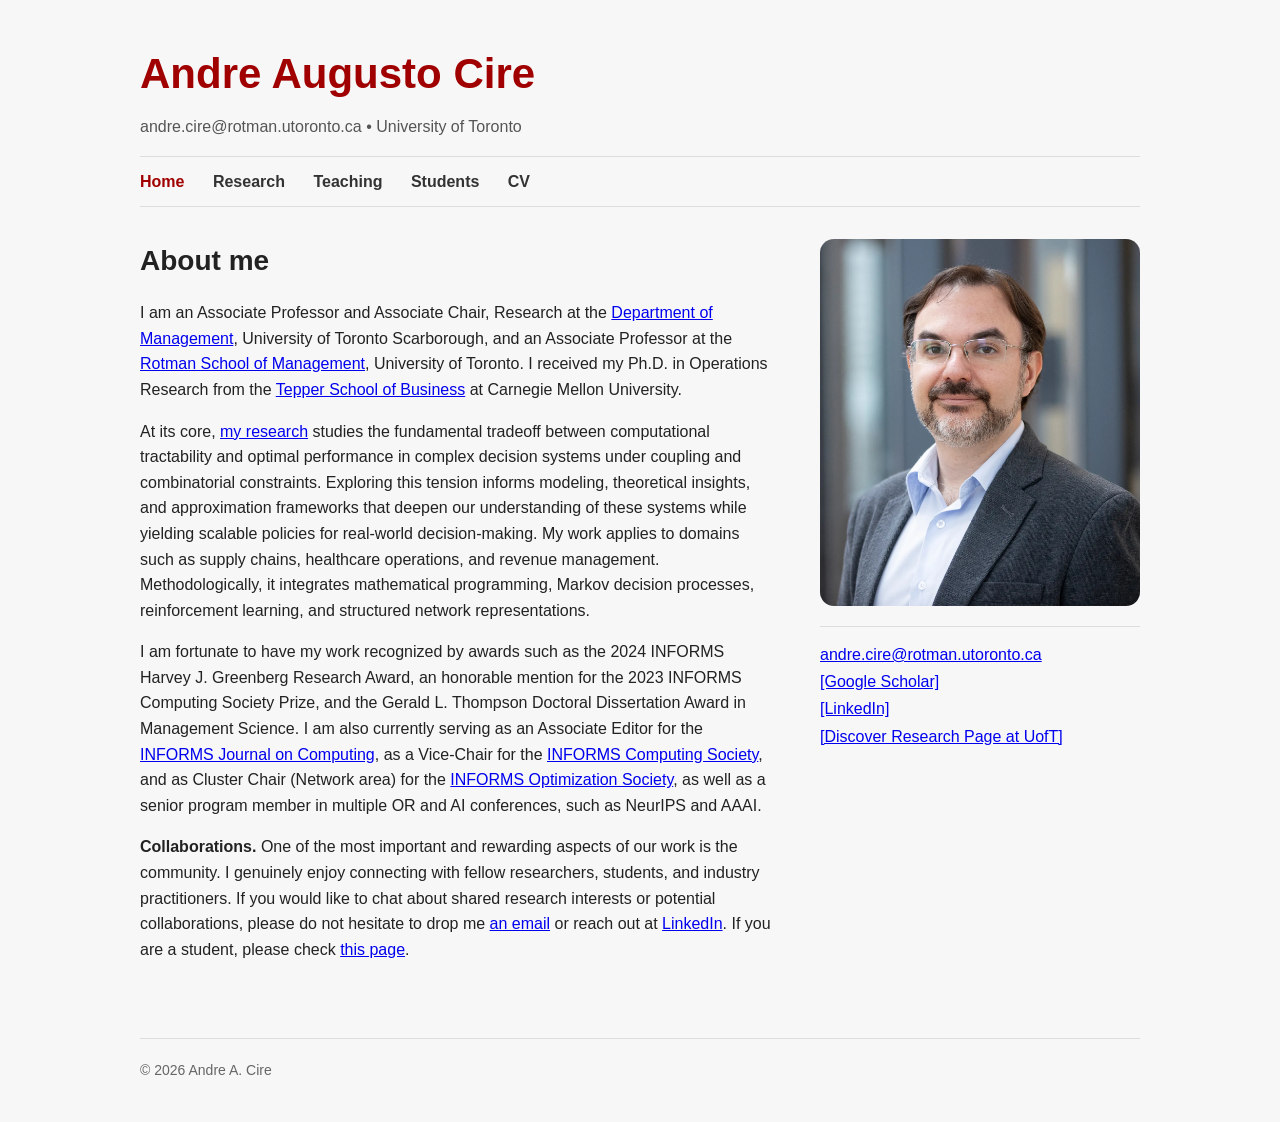
<file: index.html>
<!doctype html>
<html lang="en">
<head>
  <meta charset="utf-8" />
  <meta name="viewport" content="width=device-width, initial-scale=1" />
  <title>Andre A. Cire</title>
  <link rel="stylesheet" href="assets/style.css" />
</head>

<body>

  <div class="container">

    <header class="header">
      <h1 class="site-title">Andre Augusto Cire</h1>
      <p style="font-size: 16px; color: #555; margin-top: -5px;">
        andre.cire@rotman.utoronto.ca • University of Toronto
      </p>
    </header>

    <nav class="nav">
      <a class="active" href="index.html">Home</a>
      <a href="research.html">Research</a>
      <a href="teaching.html">Teaching</a>
      <a href="students.html">Students</a>
      <a href="CV_CireAndre.pdf" target="_blank" rel="noopener noreferrer">CV</a>
    </nav>

    <div class="layout">

      <main class="content">

        <h2>About me</h2>
        <p>
        I am an Associate Professor and Associate Chair, Research at the <a href=https://www.utsc.utoronto.ca/mgmt/>Department of Management</a>, University of Toronto Scarborough, and an Associate Professor at the <a href="https://www.rotman.utoronto.ca/">Rotman School of Management</a>, University of Toronto. I received my Ph.D. in Operations Research from the <a href="https://www.cmu.edu/tepper">Tepper School of Business</a> at Carnegie Mellon University.
        </p>

        <p>
        At its core, <a href="research.html">my research</a> studies the fundamental tradeoff between computational tractability and optimal performance in complex decision systems under coupling and combinatorial constraints. Exploring this tension informs modeling, theoretical insights, and approximation frameworks that deepen our understanding of these systems while yielding scalable policies for real-world decision-making. My work applies to domains such as supply chains, healthcare operations, and revenue management. Methodologically, it integrates mathematical programming, Markov decision processes, reinforcement learning, and structured network representations.
        </p>

        <p>
        I am fortunate to have my work recognized by awards such as the 2024 INFORMS Harvey J. Greenberg Research Award, an honorable mention for the 2023 INFORMS Computing Society Prize, and the Gerald L. Thompson Doctoral Dissertation Award in Management Science. I am also currently serving as an Associate Editor for the <a href="https://pubsonline.informs.org/journal/IJOC">INFORMS Journal on Computing</a>, as a Vice-Chair for the <a href="https://connect.informs.org/computing/home">INFORMS Computing Society</a>, and as Cluster Chair (Network area) for the <a href="https://connect.informs.org/optimizationsociety/home">INFORMS Optimization Society</a>, as well as a senior program member in multiple OR and AI conferences, such as NeurIPS and AAAI.
        </p>


        <p><b>Collaborations.</b> One of the most important and rewarding aspects of our work is the community. I genuinely enjoy connecting with fellow researchers, students, and industry practitioners. If you would like to chat about shared research interests or potential collaborations, please do not hesitate to drop me 
          <a href="mailto:andre.cire@rotman.utoronto.ca">an email</a> or reach out at <a href="https://www.linkedin.com/in/andre-augusto-cire-b32510226/" target="_blank" rel="noopener noreferrer">LinkedIn</a>. If you are a student, please check  <a href="students.html">this page</a>.</p>

      </main>

      <aside class="sidebar">
        <img src="assets/profile.jpg" alt="Profile Photo" class="profile" />

        <div class="contact">
          <div><a href="mailto:andre.cire@rotman.utoronto.ca">andre.cire@rotman.utoronto.ca</a></div>
          <div><a href="https://scholar.google.com/citations?user=q85mN-MAAAAJ&hl=en" target="_blank" rel="noopener noreferrer">[Google Scholar]</a></div>
          <div><a href="https://www.linkedin.com/in/andre-augusto-cire-b32510226/" target="_blank" rel="noopener noreferrer">[LinkedIn]</a></div>
          <div><a href="https://discover.research.utoronto.ca/16076-andre-augusto-cire" target="_blank" rel="noopener noreferrer">[Discover Research Page at UofT]</a></div>
        </div>
      </aside>

    </div>

    <footer class="footer">
      © <span id="year"></span> Andre A. Cire
    </footer>

  </div>

  <script>
    document.getElementById("year").textContent = new Date().getFullYear();
  </script>

</body>
</html>
</file>
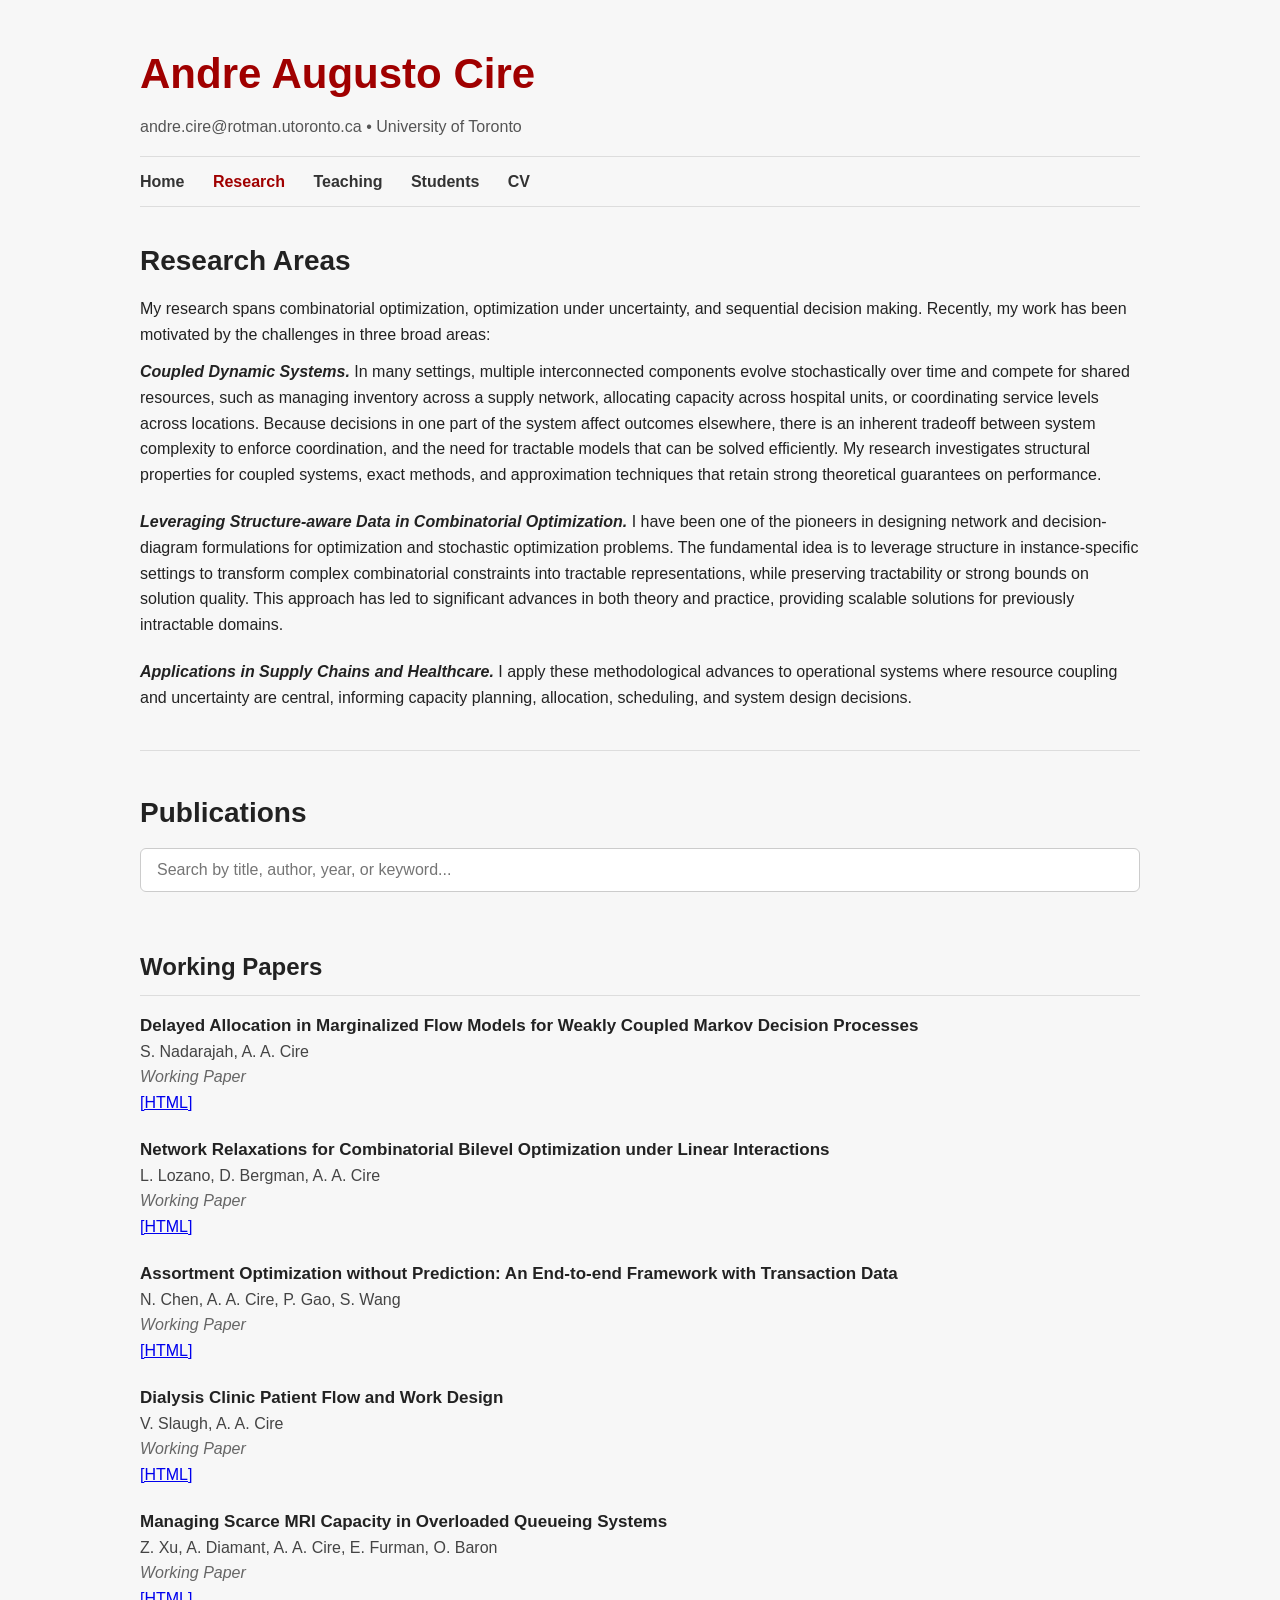
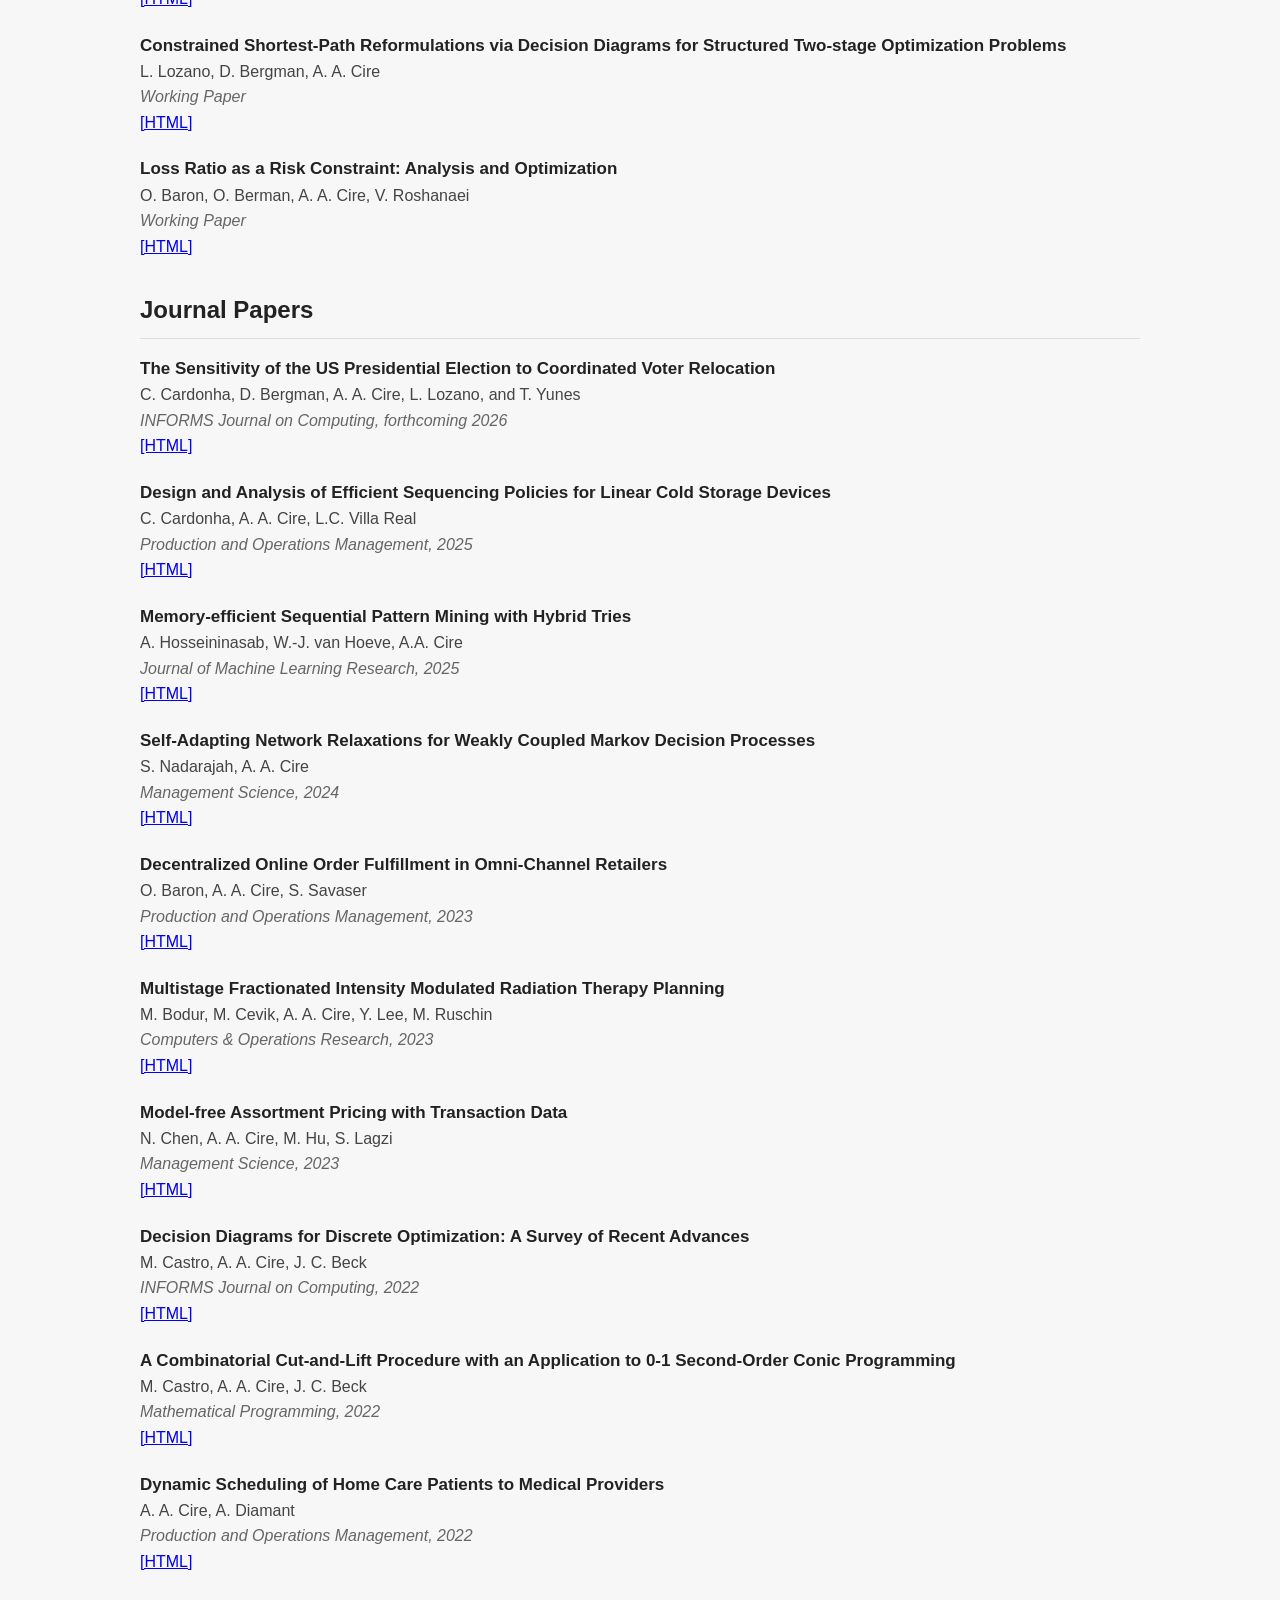
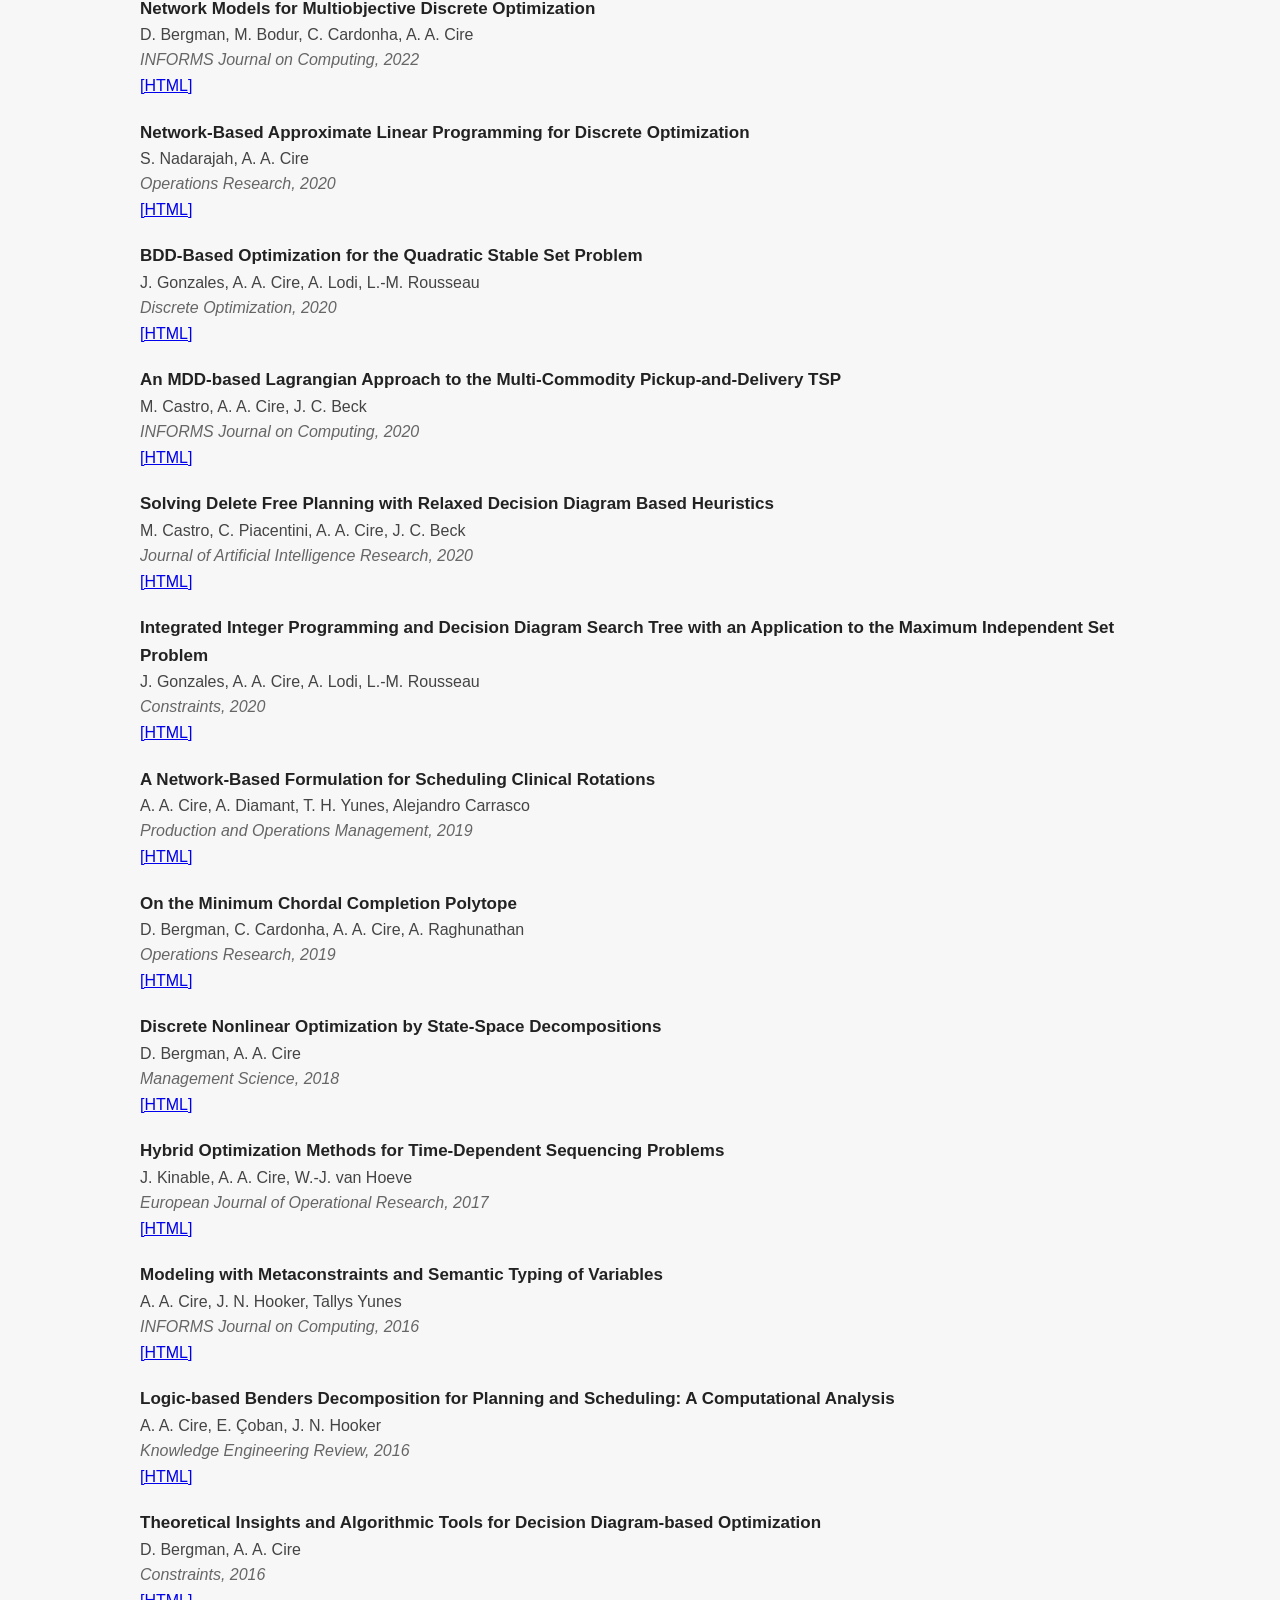
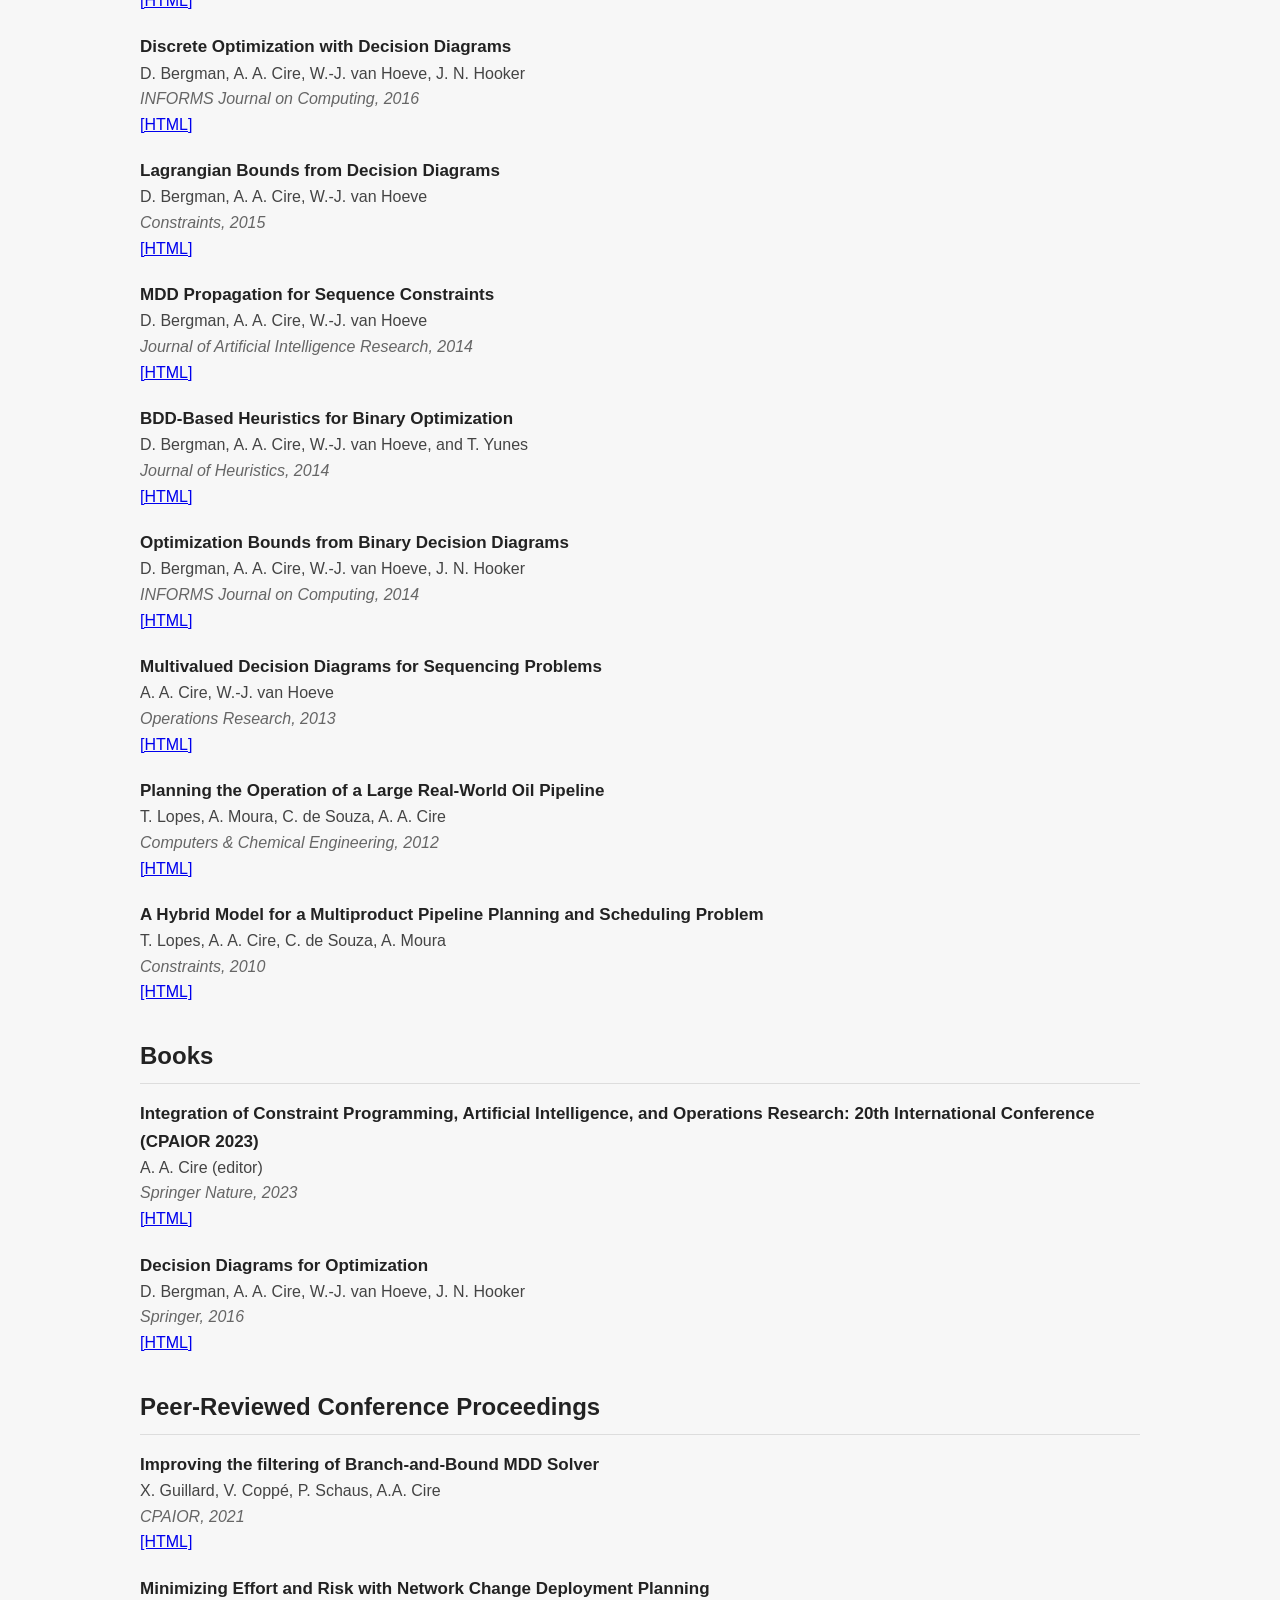
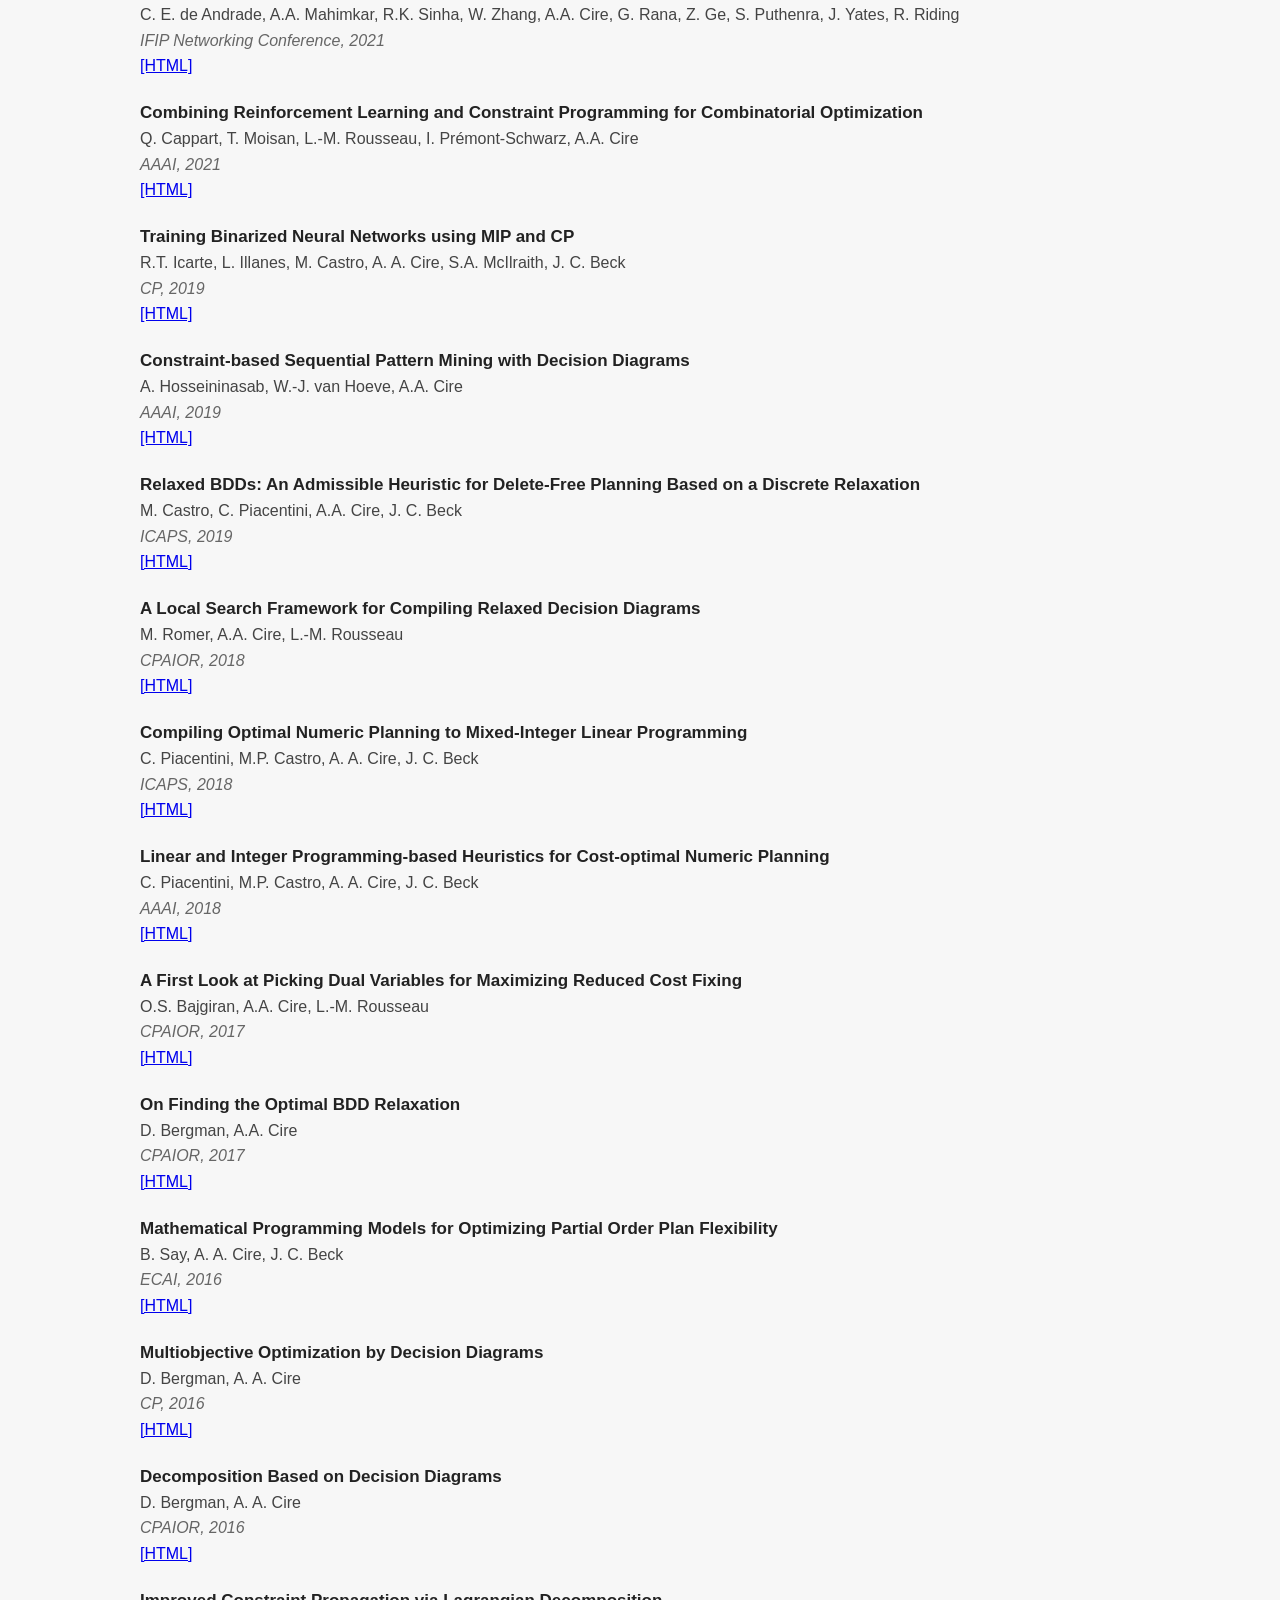
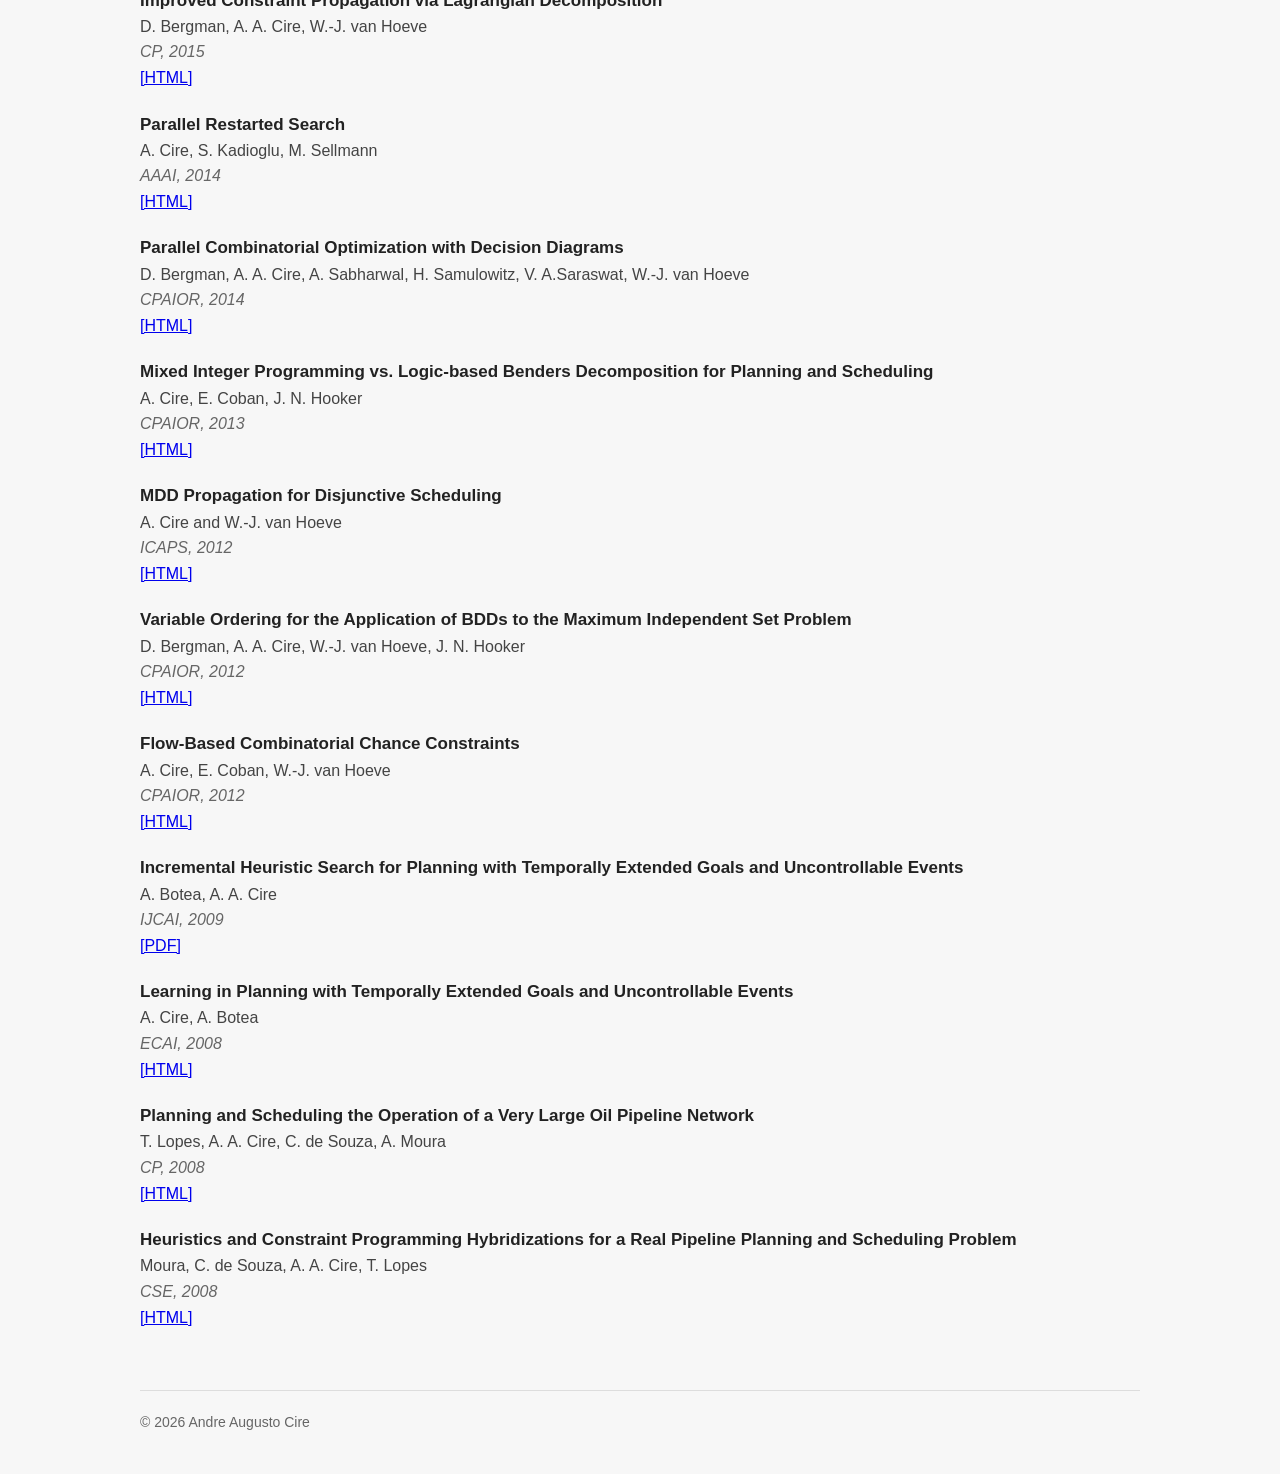
<file: research.html>
<!doctype html>
<html lang="en">
<head>
  <meta charset="utf-8" />
  <meta name="viewport" content="width=device-width, initial-scale=1" />
  <title>Andre A. Cire - Research</title>
  <link rel="stylesheet" href="assets/style.css" />
  <style>
    /* A little extra styling just for the search bar */
    .search-box {
      width: 100%;
      padding: 12px 16px;
      margin-bottom: 24px;
      font-size: 16px;
      border: 1px solid #ccc;
      border-radius: 6px;
      box-sizing: border-box;
      font-family: inherit;
    }
    .search-box:focus {
      outline: none;
      border-color: #a00000;
      box-shadow: 0 0 5px rgba(160, 0, 0, 0.2);
    }
    .pub-item {
      margin-bottom: 20px;
      line-height: 1.6;
    }
    .pub-title {
      font-weight: 600;
      font-size: 17px;
    }
    .pub-authors {
      color: #444;
    }
    .pub-venue {
      font-style: italic;
      color: #666;
    }
    .pub-category {
        font-size: 24px;        /* Increases the text size */
        margin-top: 32px;       /* Adds a nice breathing room above the section */
        margin-bottom: 16px;    /* Keeps a little space before the papers start */
        border-bottom: 1px solid #ddd; /* Optional: adds a clean line under the title */
        padding-bottom: 8px;    /* Optional: spaces the text from the line */
    }

  </style>
</head>

<body>

  <div class="container">

    <header class="header">
      <h1 class="site-title">Andre Augusto Cire</h1>
      <p style="font-size: 16px; color: #555; margin-top: -5px;">
        andre.cire@rotman.utoronto.ca • University of Toronto
      </p>
    </header>

    <nav class="nav">
      <a href="index.html">Home</a>
      <a class="active" href="research.html">Research</a>
      <a href="teaching.html">Teaching</a>
      <a href="students.html">Students</a>
      <a href="CV_CireAndre.pdf" target="_blank" rel="noopener noreferrer">CV</a>
    </nav>

    <div>

        <main class="content">

            <h2>Research Areas</h2>
        
            My research spans combinatorial optimization, optimization under uncertainty, and sequential decision making. Recently, my work has been motivated by the challenges in three broad areas:

            <ul class="research-list">
                <li>
                    <b><i>Coupled Dynamic Systems.</i></b> In many settings, multiple interconnected components evolve 
                    stochastically over time and compete for shared resources, such as managing inventory across a supply network,
                    allocating capacity across hospital units, or coordinating 
                    service levels across locations. Because decisions in one part of the system 
                    affect outcomes elsewhere, there is an inherent tradeoff between system complexity to enforce coordination, 
                    and the need for tractable models that can be solved efficiently. My research investigates structural properties for coupled systems, exact methods, and approximation techniques that retain strong theoretical guarantees on performance. 
                </li>

                <li>
                    <b><i>Leveraging Structure-aware Data in Combinatorial Optimization.</i></b> I have been one of the pioneers in designing network and decision-diagram formulations for optimization and stochastic optimization problems. The fundamental idea is to leverage structure in instance-specific settings to transform complex combinatorial constraints into tractable representations, while preserving tractability or strong bounds on solution quality. This approach has led to significant advances in both theory and practice, providing scalable solutions for previously intractable domains.
                </li>

                <li>
                    <b><i>Applications in Supply Chains and Healthcare.</i></b> I apply these methodological advances to operational systems where resource
                    coupling and uncertainty are central, informing capacity planning, allocation, scheduling, and system design decisions.
                </li>
            </ul>

            <hr style="border: 0; border-top: 1px solid #ddd; margin: 40px 0;">

            <h2>Publications</h2>
            
            <input type="text" id="searchInput" class="search-box" placeholder="Search by title, author, year, or keyword...">

            <div id="publicationList">
          
                <div class="pub-section">
                    <h3 class="pub-category">Working Papers</h3>
                    
                    <div class="pub-item">
                    <div class="pub-title">Delayed Allocation in Marginalized Flow Models for Weakly Coupled Markov Decision Processes</div>
                    <div class="pub-authors">S. Nadarajah, A. A. Cire</div>
                    <div class="pub-venue">Working Paper</div>
                    <a href="https://ssrn.com/abstract=6127326" target="_blank" rel="noopener noreferrer">[HTML]</a>
                    </div>

                    <div class="pub-item">
                    <div class="pub-title">Network Relaxations for Combinatorial Bilevel Optimization under Linear Interactions</div>
                    <div class="pub-authors">L. Lozano, D. Bergman, A. A. Cire</div>
                    <div class="pub-venue">Working Paper</div>
                    <a href="https://arxiv.org/abs/2407.18193" target="_blank" rel="noopener noreferrer">[HTML]</a>
                    </div>

                    <div class="pub-item">
                    <div class="pub-title">Assortment Optimization without Prediction: An End-to-end Framework with Transaction Data</div>
                    <div class="pub-authors">N. Chen, A. A. Cire, P. Gao, S. Wang</div>
                    <div class="pub-venue">Working Paper</div>
                    <a href="https://ssrn.com/abstract=5280529" target="_blank" rel="noopener noreferrer">[HTML]</a>
                    </div>

                    <div class="pub-item">
                    <div class="pub-title">Dialysis Clinic Patient Flow and Work Design</div>
                    <div class="pub-authors">V. Slaugh, A. A. Cire</div>
                    <div class="pub-venue">Working Paper</div>
                    <a href="https://ssrn.com/abstract=5399558" target="_blank" rel="noopener noreferrer">[HTML]</a>
                    </div>

                    <div class="pub-item">
                    <div class="pub-title">Managing Scarce MRI Capacity in Overloaded Queueing Systems</div>
                    <div class="pub-authors">Z. Xu, A. Diamant, A. A. Cire, E. Furman, O. Baron</div>
                    <div class="pub-venue">Working Paper</div>
                    <a href="https://ssrn.com/abstract=6158086" target="_blank" rel="noopener noreferrer">[HTML]</a>
                    </div>

                    <div class="pub-item">
                    <div class="pub-title">Constrained Shortest-Path Reformulations via Decision Diagrams for Structured Two-stage Optimization Problems</div>
                    <div class="pub-authors">L. Lozano, D. Bergman, A. A. Cire</div>
                    <div class="pub-venue">Working Paper</div>
                    <a href="https://arxiv.org/abs/2206.12962" target="_blank" rel="noopener noreferrer">[HTML]</a>
                    </div>

                    <div class="pub-item">
                    <div class="pub-title">Loss Ratio as a Risk Constraint: Analysis and Optimization</div>
                    <div class="pub-authors">O. Baron, O. Berman, A. A. Cire, V. Roshanaei</div>
                    <div class="pub-venue">Working Paper</div>
                    <a href="https://papers.ssrn.com/sol3/papers.cfm?abstract_id=4425015" target="_blank" rel="noopener noreferrer">[HTML]</a>
                    </div>
                </div>

                <div class="pub-section">
                    <h3 class="pub-category">Journal Papers</h3>
                    
                    <div class="pub-item">
                    <div class="pub-title">The Sensitivity of the US Presidential Election to Coordinated Voter Relocation</div>
                    <div class="pub-authors">C. Cardonha, D. Bergman, A. A. Cire, L. Lozano, and T. Yunes</div>
                    <div class="pub-venue">INFORMS Journal on Computing, forthcoming 2026</div>
                    <a href="https://pubsonline.informs.org/doi/abs/10.1287/ijoc.2024.0990" target="_blank" rel="noopener noreferrer">[HTML]</a>
                    </div>

                    <div class="pub-item">
                    <div class="pub-title">Design and Analysis of Efficient Sequencing Policies for Linear Cold Storage Devices</div>
                    <div class="pub-authors">C. Cardonha, A. A. Cire, L.C. Villa Real</div>
                    <div class="pub-venue">Production and Operations Management, 2025</div>
                    <a href="https://doi.org/10.1177/10591478251313785" target="_blank" rel="noopener noreferrer">[HTML]</a>
                    </div>

                    <div class="pub-item">
                    <div class="pub-title">Memory-efficient Sequential Pattern Mining with Hybrid Tries</div>
                    <div class="pub-authors">A. Hosseininasab, W.-J. van Hoeve, A.A. Cire</div>
                    <div class="pub-venue">Journal of Machine Learning Research, 2025</div>
                    <a href="https://jmlr.org/papers/v25/22-0125.html" target="_blank" rel="noopener noreferrer">[HTML]</a>
                    </div>

                    <div class="pub-item">
                    <div class="pub-title">Self-Adapting Network Relaxations for Weakly Coupled Markov Decision Processes</div>
                    <div class="pub-authors">S. Nadarajah, A. A. Cire</div>
                    <div class="pub-venue">Management Science, 2024</div>
                    <a href="https://doi.org/10.1287/mnsc.2022.01108" target="_blank" rel="noopener noreferrer">[HTML]</a>
                    </div>

                    <div class="pub-item">
                    <div class="pub-title">Decentralized Online Order Fulfillment in Omni-Channel Retailers</div>
                    <div class="pub-authors">O. Baron, A. A. Cire, S. Savaser</div>
                    <div class="pub-venue">Production and Operations Management, 2023</div>
                    <a href="https://doi.org/10.1177/10591478241255066" target="_blank" rel="noopener noreferrer">[HTML]</a>
                    </div>

                    <div class="pub-item">
                    <div class="pub-title">Multistage Fractionated Intensity Modulated Radiation Therapy Planning</div>
                    <div class="pub-authors">M. Bodur, M. Cevik, A. A. Cire, Y. Lee, M. Ruschin</div>
                    <div class="pub-venue">Computers & Operations Research, 2023</div>
                    <a href="https://doi.org/10.1016/j.cor.2023.106371" target="_blank" rel="noopener noreferrer">[HTML]</a>
                    </div>

                    <div class="pub-item">
                    <div class="pub-title">Model-free Assortment Pricing with Transaction Data</div>
                    <div class="pub-authors">N. Chen, A. A. Cire, M. Hu, S. Lagzi</div>
                    <div class="pub-venue">Management Science, 2023</div>
                    <a href="https://doi.org/10.1287/mnsc.2022.4651" target="_blank" rel="noopener noreferrer">[HTML]</a>
                    </div>

                    <div class="pub-item">
                    <div class="pub-title">Decision Diagrams for Discrete Optimization: A Survey of Recent Advances</div>
                    <div class="pub-authors">M. Castro, A. A. Cire, J. C. Beck</div>
                    <div class="pub-venue">INFORMS Journal on Computing, 2022</div>
                    <a href="https://pubsonline.informs.org/doi/10.1287/ijoc.2022.1170" target="_blank" rel="noopener noreferrer">[HTML]</a>
                    </div>

                    <div class="pub-item">
                    <div class="pub-title">A Combinatorial Cut-and-Lift Procedure with an Application to 0-1 Second-Order Conic Programming</div>
                    <div class="pub-authors">M. Castro, A. A. Cire, J. C. Beck</div>
                    <div class="pub-venue">Mathematical Programming, 2022</div>
                    <a href="https://doi.org/10.1007/s10107-021-01699-y" target="_blank" rel="noopener noreferrer">[HTML]</a>
                    </div>

                    <div class="pub-item">
                    <div class="pub-title">Dynamic Scheduling of Home Care Patients to Medical Providers</div>
                    <div class="pub-authors">A. A. Cire, A. Diamant</div>
                    <div class="pub-venue">Production and Operations Management, 2022</div>
                    <a href="https://onlinelibrary.wiley.com/doi/abs/10.1111/poms.13801" target="_blank" rel="noopener noreferrer">[HTML]</a>
                    </div>

                    <div class="pub-item">
                    <div class="pub-title">Network Models for Multiobjective Discrete Optimization</div>
                    <div class="pub-authors">D. Bergman, M. Bodur, C. Cardonha, A. A. Cire</div>
                    <div class="pub-venue">INFORMS Journal on Computing, 2022</div>
                    <a href="https://pubsonline.informs.org/doi/abs/10.1287/ijoc.2021.1066?journalCode=ijoc" target="_blank" rel="noopener noreferrer">[HTML]</a>
                    </div>

                    <div class="pub-item">
                    <div class="pub-title">Network-Based Approximate Linear Programming for Discrete Optimization</div>
                    <div class="pub-authors">S. Nadarajah, A. A. Cire</div>
                    <div class="pub-venue">Operations Research, 2020</div>
                    <a href="https://pubsonline.informs.org/doi/10.1287/opre.2019.1953" target="_blank" rel="noopener noreferrer">[HTML]</a>
                    </div>

                    <div class="pub-item">
                    <div class="pub-title">BDD-Based Optimization for the Quadratic Stable Set Problem</div>
                    <div class="pub-authors">J. Gonzales, A. A. Cire, A. Lodi, L.-M. Rousseau</div>
                    <div class="pub-venue">Discrete Optimization, 2020</div>
                    <a href="https://doi.org/10.1016/j.disopt.2020.100610" target="_blank" rel="noopener noreferrer">[HTML]</a>
                    </div>

                    <div class="pub-item">
                    <div class="pub-title">An MDD-based Lagrangian Approach to the Multi-Commodity Pickup-and-Delivery TSP</div>
                    <div class="pub-authors">M. Castro, A. A. Cire, J. C. Beck</div>
                    <div class="pub-venue">INFORMS Journal on Computing, 2020</div>
                    <a href="https://pubsonline.informs.org/doi/10.1287/ijoc.2018.0881" target="_blank" rel="noopener noreferrer">[HTML]</a>
                    </div>

                    <div class="pub-item">
                    <div class="pub-title">Solving Delete Free Planning with Relaxed Decision Diagram Based Heuristics</div>
                    <div class="pub-authors">M. Castro, C. Piacentini, A. A. Cire, J. C. Beck</div>
                    <div class="pub-venue">Journal of Artificial Intelligence Research, 2020</div>
                    <a href="https://www.jair.org/index.php/jair/article/view/11659" target="_blank" rel="noopener noreferrer">[HTML]</a>
                    </div>

                    <div class="pub-item">
                    <div class="pub-title">Integrated Integer Programming and Decision Diagram Search Tree with an Application to the Maximum Independent Set Problem</div>
                    <div class="pub-authors">J. Gonzales, A. A. Cire, A. Lodi, L.-M. Rousseau</div>
                    <div class="pub-venue">Constraints, 2020</div>
                    <a href="https://link.springer.com/article/10.1007/s10601-019-09306-w" target="_blank" rel="noopener noreferrer">[HTML]</a>
                    </div>

                    <div class="pub-item">
                    <div class="pub-title">A Network-Based Formulation for Scheduling Clinical Rotations</div>
                    <div class="pub-authors">A. A. Cire, A. Diamant, T. H. Yunes, Alejandro Carrasco</div>
                    <div class="pub-venue">Production and Operations Management, 2019</div>
                    <a href="https://onlinelibrary.wiley.com/doi/abs/10.1111/poms.12978" target="_blank" rel="noopener noreferrer">[HTML]</a>
                    </div>

                    <div class="pub-item">
                    <div class="pub-title">On the Minimum Chordal Completion Polytope</div>
                    <div class="pub-authors">D. Bergman, C. Cardonha, A. A. Cire, A. Raghunathan</div>
                    <div class="pub-venue">Operations Research, 2019</div>
                    <a href="https://pubsonline.informs.org/doi/10.1287/opre.2018.1783" target="_blank" rel="noopener noreferrer">[HTML]</a>
                    </div>

                    <div class="pub-item">
                    <div class="pub-title">Discrete Nonlinear Optimization by State-Space Decompositions</div>
                    <div class="pub-authors">D. Bergman, A. A. Cire</div>
                    <div class="pub-venue">Management Science, 2018</div>
                    <a href="https://pubsonline.informs.org/doi/10.1287/mnsc.2017.2849" target="_blank" rel="noopener noreferrer">[HTML]</a>
                    </div>

                    <div class="pub-item">
                    <div class="pub-title">Hybrid Optimization Methods for Time-Dependent Sequencing Problems</div>
                    <div class="pub-authors">J. Kinable, A. A. Cire, W.-J. van Hoeve</div>
                    <div class="pub-venue">European Journal of Operational Research, 2017</div>
                    <a href="https://www.sciencedirect.com/science/article/abs/pii/S0377221716309602" target="_blank" rel="noopener noreferrer">[HTML]</a>
                    </div>

                    <div class="pub-item">
                    <div class="pub-title">Modeling with Metaconstraints and Semantic Typing of Variables</div>
                    <div class="pub-authors">A. A. Cire, J. N. Hooker, Tallys Yunes</div>
                    <div class="pub-venue">INFORMS Journal on Computing, 2016</div>
                    <a href="https://pubsonline.informs.org/doi/10.1287/ijoc.2015.0664" target="_blank" rel="noopener noreferrer">[HTML]</a>
                    </div>

                    <div class="pub-item">
                    <div class="pub-title">Logic-based Benders Decomposition for Planning and Scheduling: A Computational Analysis</div>
                    <div class="pub-authors">A. A. Cire, E. Çoban, J. N. Hooker</div>
                    <div class="pub-venue">Knowledge Engineering Review, 2016</div>
                    <a href="https://www.cambridge.org/core/journals/knowledge-engineering-review/article/abs/logicbased-benders-decomposition-for-planning-and-scheduling-a-computational-analysis/70EE77BFAE516C56F3363A90A3786D84" target="_blank" rel="noopener noreferrer">[HTML]</a>
                    </div>

                    <div class="pub-item">
                    <div class="pub-title">Theoretical Insights and Algorithmic Tools for Decision Diagram-based Optimization</div>
                    <div class="pub-authors">D. Bergman, A. A. Cire</div>
                    <div class="pub-venue">Constraints, 2016</div>
                    <a href="https://link.springer.com/article/10.1007/s10601-016-9239-9" target="_blank" rel="noopener noreferrer">[HTML]</a>
                    </div>

                    <div class="pub-item">
                    <div class="pub-title">Discrete Optimization with Decision Diagrams</div>
                    <div class="pub-authors">D. Bergman, A. A. Cire, W.-J. van Hoeve, J. N. Hooker</div>
                    <div class="pub-venue">INFORMS Journal on Computing, 2016</div>
                    <a href="https://pubsonline.informs.org/doi/10.1287/ijoc.2015.0648" target="_blank" rel="noopener noreferrer">[HTML]</a>
                    </div>

                    <div class="pub-item">
                    <div class="pub-title">Lagrangian Bounds from Decision Diagrams</div>
                    <div class="pub-authors">D. Bergman, A. A. Cire, W.-J. van Hoeve</div>
                    <div class="pub-venue">Constraints, 2015</div>
                    <a href="https://link.springer.com/article/10.1007/s10601-015-9193-y" target="_blank" rel="noopener noreferrer">[HTML]</a>
                    </div>

                    <div class="pub-item">
                    <div class="pub-title">MDD Propagation for Sequence Constraints</div>
                    <div class="pub-authors">D. Bergman, A. A. Cire, W.-J. van Hoeve</div>
                    <div class="pub-venue">Journal of Artificial Intelligence Research, 2014</div>
                    <a href="https://www.jair.org/index.php/jair/article/view/10895" target="_blank" rel="noopener noreferrer">[HTML]</a>
                    </div>

                    <div class="pub-item">
                    <div class="pub-title">BDD-Based Heuristics for Binary Optimization</div>
                    <div class="pub-authors">D. Bergman, A. A. Cire, W.-J. van Hoeve, and T. Yunes</div>
                    <div class="pub-venue">Journal of Heuristics, 2014</div>
                    <a href="https://link.springer.com/article/10.1007/s10732-014-9238-1" target="_blank" rel="noopener noreferrer">[HTML]</a>
                    </div>

                    <div class="pub-item">
                    <div class="pub-title">Optimization Bounds from Binary Decision Diagrams</div>
                    <div class="pub-authors">D. Bergman, A. A. Cire, W.-J. van Hoeve, J. N. Hooker</div>
                    <div class="pub-venue">INFORMS Journal on Computing, 2014</div>
                    <a href="https://pubsonline.informs.org/doi/10.1287/ijoc.2013.0561" target="_blank" rel="noopener noreferrer">[HTML]</a>
                    </div>

                    <div class="pub-item">
                    <div class="pub-title">Multivalued Decision Diagrams for Sequencing Problems</div>
                    <div class="pub-authors">A. A. Cire, W.-J. van Hoeve</div>
                    <div class="pub-venue">Operations Research, 2013</div>
                    <a href="https://pubsonline.informs.org/doi/10.1287/opre.2013.1221" target="_blank" rel="noopener noreferrer">[HTML]</a>
                    </div>

                    <div class="pub-item">
                    <div class="pub-title">Planning the Operation of a Large Real-World Oil Pipeline</div>
                    <div class="pub-authors">T. Lopes, A. Moura, C. de Souza, A. A. Cire</div>
                    <div class="pub-venue">Computers & Chemical Engineering, 2012</div>
                    <a href="https://www.sciencedirect.com/science/article/abs/pii/S009813541200186X" target="_blank" rel="noopener noreferrer">[HTML]</a>
                    </div>

                    <div class="pub-item">
                    <div class="pub-title">A Hybrid Model for a Multiproduct Pipeline Planning and Scheduling Problem</div>
                    <div class="pub-authors">T. Lopes, A. A. Cire, C. de Souza, A. Moura</div>
                    <div class="pub-venue">Constraints, 2010</div>
                    <a href="https://link.springer.com/article/10.1007/s10601-009-9086-z" target="_blank" rel="noopener noreferrer">[HTML]</a>
                    </div>
                </div>

                <div class="pub-section">
                    <h3 class="pub-category">Books</h3>
                    
                    <div class="pub-item">
                    <div class="pub-title">Integration of Constraint Programming, Artificial Intelligence, and Operations Research: 20th International Conference (CPAIOR 2023)</div>
                    <div class="pub-authors">A. A. Cire (editor)</div>
                    <div class="pub-venue">Springer Nature, 2023</div>
                    <a href="https://link.springer.com/book/10.1007/978-3-031-33271-5" target="_blank" rel="noopener noreferrer">[HTML]</a>
                    </div>

                    <div class="pub-item">
                    <div class="pub-title">Decision Diagrams for Optimization</div>
                    <div class="pub-authors">D. Bergman, A. A. Cire, W.-J. van Hoeve, J. N. Hooker</div>
                    <div class="pub-venue">Springer, 2016</div>
                    <a href="https://link.springer.com/book/10.1007/978-3-319-42849-9" target="_blank" rel="noopener noreferrer">[HTML]</a>
                    </div>
                </div>

                <div class="pub-section">
                    <h3 class="pub-category">Peer-Reviewed Conference Proceedings</h3>
                    
                    <div class="pub-item">
                    <div class="pub-title">Improving the filtering of Branch-and-Bound MDD Solver</div>
                    <div class="pub-authors">X. Guillard, V. Coppé, P. Schaus, A.A. Cire</div>
                    <div class="pub-venue">CPAIOR, 2021</div>
                    <a href="https://link.springer.com/chapter/10.1007/978-3-030-78230-6_15" target="_blank" rel="noopener noreferrer">[HTML]</a>
                    </div>

                    <div class="pub-item">
                    <div class="pub-title">Minimizing Effort and Risk with Network Change Deployment Planning</div>
                    <div class="pub-authors">C. E. de Andrade, A.A. Mahimkar, R.K. Sinha, W. Zhang, A.A. Cire, G. Rana, Z. Ge, S. Puthenra, J. Yates, R. Riding</div>
                    <div class="pub-venue">IFIP Networking Conference, 2021</div>
                    <a href="https://ieeexplore.ieee.org/document/9472779" target="_blank" rel="noopener noreferrer">[HTML]</a>
                    </div>

                    <div class="pub-item">
                    <div class="pub-title">Combining Reinforcement Learning and Constraint Programming for Combinatorial Optimization</div>
                    <div class="pub-authors">Q. Cappart, T. Moisan, L.-M. Rousseau, I. Prémont-Schwarz, A.A. Cire</div>
                    <div class="pub-venue">AAAI, 2021</div>
                    <a href="https://ojs.aaai.org/index.php/AAAI/article/view/16484" target="_blank" rel="noopener noreferrer">[HTML]</a>
                    </div>

                    <div class="pub-item">
                    <div class="pub-title">Training Binarized Neural Networks using MIP and CP</div>
                    <div class="pub-authors">R.T. Icarte, L. Illanes, M. Castro, A. A. Cire, S.A. McIlraith, J. C. Beck</div>
                    <div class="pub-venue">CP, 2019</div>
                    <a href="https://link.springer.com/chapter/10.1007/978-3-030-30048-7_24" target="_blank" rel="noopener noreferrer">[HTML]</a>
                    </div>

                    <div class="pub-item">
                    <div class="pub-title">Constraint-based Sequential Pattern Mining with Decision Diagrams</div>
                    <div class="pub-authors">A. Hosseininasab, W.-J. van Hoeve, A.A. Cire</div>
                    <div class="pub-venue">AAAI, 2019</div>
                    <a href="https://ojs.aaai.org/index.php/AAAI/article/view/3962" target="_blank" rel="noopener noreferrer">[HTML]</a>
                    </div>

                    <div class="pub-item">
                    <div class="pub-title">Relaxed BDDs: An Admissible Heuristic for Delete-Free Planning Based on a Discrete Relaxation</div>
                    <div class="pub-authors">M. Castro, C. Piacentini, A.A. Cire, J. C. Beck</div>
                    <div class="pub-venue">ICAPS, 2019</div>
                    <a href="https://ojs.aaai.org/index.php/ICAPS/article/view/3462" target="_blank" rel="noopener noreferrer">[HTML]</a>
                    </div>

                    <div class="pub-item">
                    <div class="pub-title">A Local Search Framework for Compiling Relaxed Decision Diagrams</div>
                    <div class="pub-authors">M. Romer, A.A. Cire, L.-M. Rousseau</div>
                    <div class="pub-venue">CPAIOR, 2018</div>
                    <a href="https://link.springer.com/chapter/10.1007/978-3-319-93031-2_36" target="_blank" rel="noopener noreferrer">[HTML]</a>
                    </div>

                    <div class="pub-item">
                    <div class="pub-title">Compiling Optimal Numeric Planning to Mixed-Integer Linear Programming</div>
                    <div class="pub-authors">C. Piacentini, M.P. Castro, A. A. Cire, J. C. Beck</div>
                    <div class="pub-venue">ICAPS, 2018</div>
                    <a href="#" target="_blank" rel="noopener noreferrer">[HTML]</a>
                    </div>

                    <div class="pub-item">
                    <div class="pub-title">Linear and Integer Programming-based Heuristics for Cost-optimal Numeric Planning</div>
                    <div class="pub-authors">C. Piacentini, M.P. Castro, A. A. Cire, J. C. Beck</div>
                    <div class="pub-venue">AAAI, 2018</div>
                    <a href="https://ojs.aaai.org/index.php/ICAPS/article/view/13919" target="_blank" rel="noopener noreferrer">[HTML]</a>
                    </div>

                    <div class="pub-item">
                    <div class="pub-title">A First Look at Picking Dual Variables for Maximizing Reduced Cost Fixing</div>
                    <div class="pub-authors">O.S. Bajgiran, A.A. Cire, L.-M. Rousseau</div>
                    <div class="pub-venue">CPAIOR, 2017</div>
                    <a href="https://link.springer.com/chapter/10.1007/978-3-319-59776-8_18" target="_blank" rel="noopener noreferrer">[HTML]</a>
                    </div>

                    <div class="pub-item">
                    <div class="pub-title">On Finding the Optimal BDD Relaxation</div>
                    <div class="pub-authors">D. Bergman, A.A. Cire</div>
                    <div class="pub-venue">CPAIOR, 2017</div>
                    <a href="https://link.springer.com/chapter/10.1007/978-3-319-59776-8_4" target="_blank" rel="noopener noreferrer">[HTML]</a>
                    </div>

                    <div class="pub-item">
                    <div class="pub-title">Mathematical Programming Models for Optimizing Partial Order Plan Flexibility</div>
                    <div class="pub-authors">B. Say, A. A. Cire, J. C. Beck</div>
                    <div class="pub-venue">ECAI, 2016</div>
                    <a href="https://ebooks.iospress.nl/publication/44856" target="_blank" rel="noopener noreferrer">[HTML]</a>
                    </div>

                    <div class="pub-item">
                    <div class="pub-title">Multiobjective Optimization by Decision Diagrams</div>
                    <div class="pub-authors">D. Bergman, A. A. Cire</div>
                    <div class="pub-venue">CP, 2016</div>
                    <a href="https://link.springer.com/chapter/10.1007/978-3-319-44953-1_6" target="_blank" rel="noopener noreferrer">[HTML]</a>
                    </div>

                    <div class="pub-item">
                    <div class="pub-title">Decomposition Based on Decision Diagrams</div>
                    <div class="pub-authors">D. Bergman, A. A. Cire</div>
                    <div class="pub-venue">CPAIOR, 2016</div>
                    <a href="https://link.springer.com/chapter/10.1007/978-3-319-33954-2_4" target="_blank" rel="noopener noreferrer">[HTML]</a>
                    </div>

                    <div class="pub-item">
                    <div class="pub-title">Improved Constraint Propagation via Lagrangian Decomposition</div>
                    <div class="pub-authors">D. Bergman, A. A. Cire, W.-J. van Hoeve</div>
                    <div class="pub-venue">CP, 2015</div>
                    <a href="https://link.springer.com/chapter/10.1007/978-3-319-23219-5_3" target="_blank" rel="noopener noreferrer">[HTML]</a>
                    </div>

                    <div class="pub-item">
                    <div class="pub-title">Parallel Restarted Search</div>
                    <div class="pub-authors">A. Cire, S. Kadioglu, M. Sellmann</div>
                    <div class="pub-venue">AAAI, 2014</div>
                    <a href="https://ojs.aaai.org/index.php/AAAI/article/view/8848" target="_blank" rel="noopener noreferrer">[HTML]</a>
                    </div>

                    <div class="pub-item">
                    <div class="pub-title">Parallel Combinatorial Optimization with Decision Diagrams</div>
                    <div class="pub-authors">D. Bergman, A. A. Cire, A. Sabharwal, H. Samulowitz, V. A.Saraswat, W.-J. van Hoeve</div>
                    <div class="pub-venue">CPAIOR, 2014</div>
                    <a href="https://link.springer.com/chapter/10.1007/978-3-319-07046-9_25" target="_blank" rel="noopener noreferrer">[HTML]</a>
                    </div>

                    <div class="pub-item">
                    <div class="pub-title">Mixed Integer Programming vs. Logic-based Benders Decomposition for Planning and Scheduling</div>
                    <div class="pub-authors">A. Cire, E. Coban, J. N. Hooker</div>
                    <div class="pub-venue">CPAIOR, 2013</div>
                    <a href="https://link.springer.com/chapter/10.1007/978-3-642-38171-3_22" target="_blank" rel="noopener noreferrer">[HTML]</a>
                    </div>

                    <div class="pub-item">
                    <div class="pub-title">MDD Propagation for Disjunctive Scheduling</div>
                    <div class="pub-authors">A. Cire and W.-J. van Hoeve</div>
                    <div class="pub-venue">ICAPS, 2012</div>
                    <a href="https://aaai.org/papers/00011-13521-mdd-propagation-for-disjunctive-scheduling/" target="_blank" rel="noopener noreferrer">[HTML]</a>
                    </div>

                    <div class="pub-item">
                    <div class="pub-title">Variable Ordering for the Application of BDDs to the Maximum Independent Set Problem</div>
                    <div class="pub-authors">D. Bergman, A. A. Cire, W.-J. van Hoeve, J. N. Hooker</div>
                    <div class="pub-venue">CPAIOR, 2012</div>
                    <a href="https://link.springer.com/chapter/10.1007/978-3-642-29828-8_3" target="_blank" rel="noopener noreferrer">[HTML]</a>
                    </div>

                    <div class="pub-item">
                    <div class="pub-title">Flow-Based Combinatorial Chance Constraints</div>
                    <div class="pub-authors">A. Cire, E. Coban, W.-J. van Hoeve</div>
                    <div class="pub-venue">CPAIOR, 2012</div>
                    <a href="https://link.springer.com/chapter/10.1007/978-3-642-29828-8_9" target="_blank" rel="noopener noreferrer">[HTML]</a>
                    </div>

                    <div class="pub-item">
                    <div class="pub-title">Incremental Heuristic Search for Planning with Temporally Extended Goals and Uncontrollable Events</div>
                    <div class="pub-authors">A. Botea, A. A. Cire</div>
                    <div class="pub-venue">IJCAI, 2009</div>
                    <a href="https://www.ijcai.org/Proceedings/09/Papers/275.pdf" target="_blank" rel="noopener noreferrer">[PDF]</a>
                    </div>

                    <div class="pub-item">
                    <div class="pub-title">Learning in Planning with Temporally Extended Goals and Uncontrollable Events</div>
                    <div class="pub-authors">A. Cire, A. Botea</div>
                    <div class="pub-venue">ECAI, 2008</div>
                    <a href="https://ebooks.iospress.nl/DOI/10.3233/978-1-58603-891-5-578" target="_blank" rel="noopener noreferrer">[HTML]</a>
                    </div>

                    <div class="pub-item">
                    <div class="pub-title">Planning and Scheduling the Operation of a Very Large Oil Pipeline Network</div>
                    <div class="pub-authors">T. Lopes, A. A. Cire, C. de Souza, A. Moura</div>
                    <div class="pub-venue">CP, 2008</div>
                    <a href="https://link.springer.com/chapter/10.1007/978-3-540-85958-1_3" target="_blank" rel="noopener noreferrer">[HTML]</a>
                    </div>

                    <div class="pub-item">
                    <div class="pub-title">Heuristics and Constraint Programming Hybridizations for a Real Pipeline Planning and Scheduling Problem</div>
                    <div class="pub-authors">Moura, C. de Souza, A. A. Cire, T. Lopes</div>
                    <div class="pub-venue">CSE, 2008</div>
                    <a href="https://ieeexplore.ieee.org/document/4578265" target="_blank" rel="noopener noreferrer">[HTML]</a>
                    </div>
                </div>

                </div>
    
        </main>

    </div>

    <footer class="footer">
      © <span id="year"></span> Andre Augusto Cire
    </footer>

  </div>

<script>
    document.getElementById("year").textContent = new Date().getFullYear();

    // Smarter search filtering logic
    document.getElementById("searchInput").addEventListener("keyup", function() {
      let filter = this.value.toLowerCase();
      let sections = document.querySelectorAll(".pub-section");

      sections.forEach(function(section) {
        let publications = section.querySelectorAll(".pub-item");
        let hasVisiblePubs = false; // Keep track of whether this section has any matches

        publications.forEach(function(pub) {
          let text = pub.textContent.toLowerCase();
          if (text.includes(filter)) {
            pub.style.display = "";
            hasVisiblePubs = true; // We found a match in this section!
          } else {
            pub.style.display = "none";
          }
        });

        // Hide the entire section (including the h3 header) if nothing matched inside it
        if (hasVisiblePubs) {
          section.style.display = "";
        } else {
          section.style.display = "none";
        }
      });
    });
  </script>

</body>
</html>
</file>
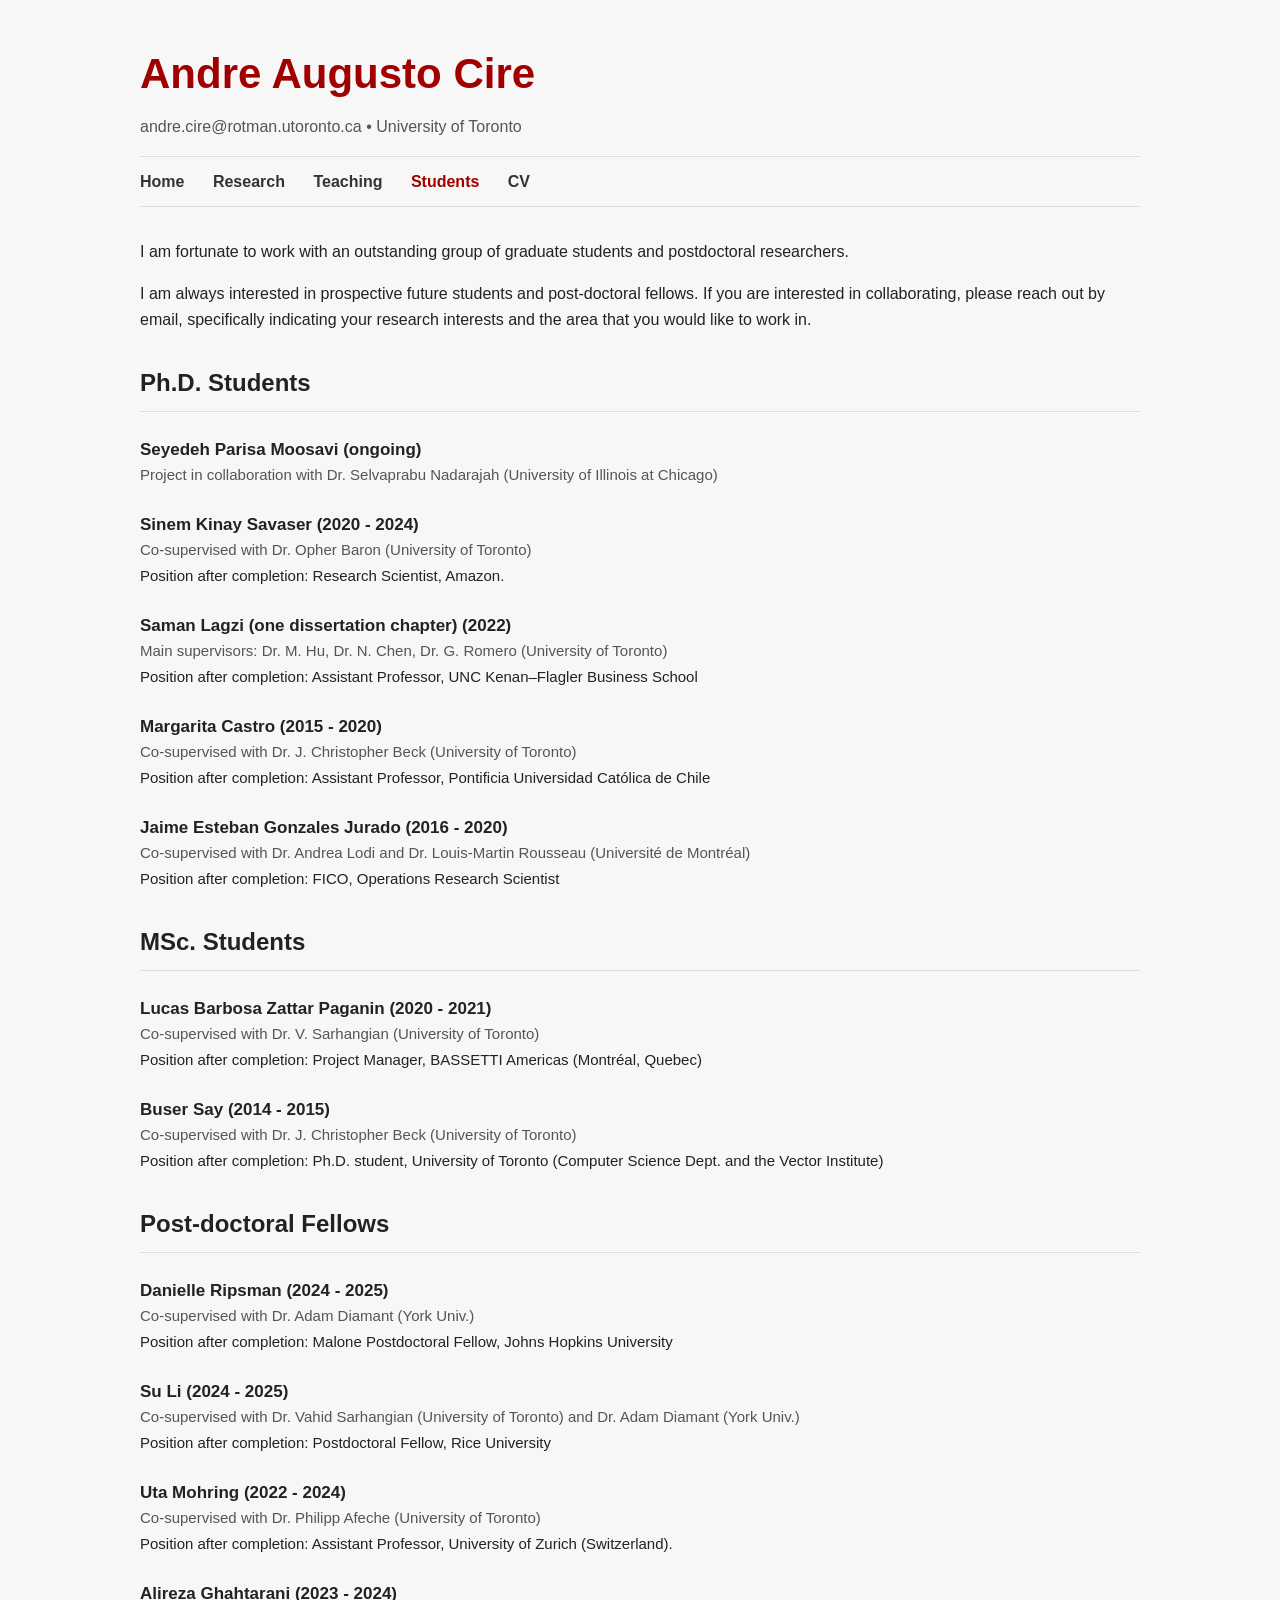
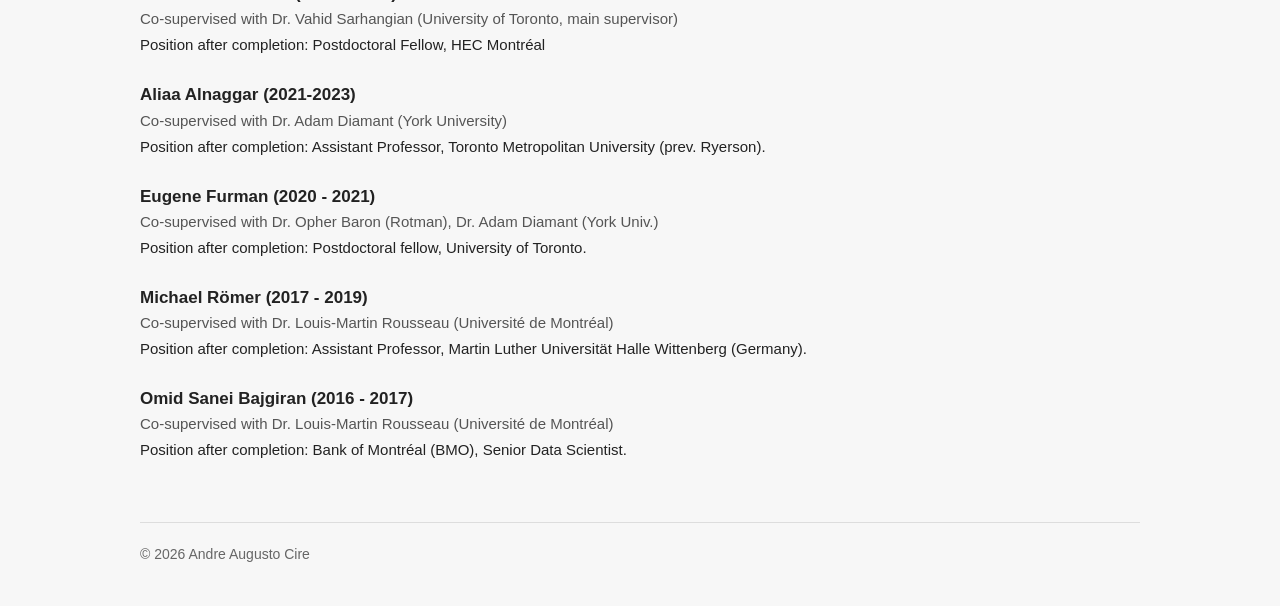
<file: students.html>
<!doctype html>
<html lang="en">
<head>
  <meta charset="utf-8" />
  <meta name="viewport" content="width=device-width, initial-scale=1" />
  <title>Andre A. Cire - Students & Postdocs</title>
  <link rel="stylesheet" href="assets/style.css" />
  <style>
    /* Styling consistent with the publications and teaching pages */
    .people-category {
      font-size: 24px;
      margin-top: 32px;
      margin-bottom: 24px;
      border-bottom: 1px solid #ddd;
      padding-bottom: 8px;
    }
    .person-item {
      margin-bottom: 24px;
      line-height: 1.6;
    }
    .person-name {
      font-weight: 600;
      font-size: 17px;
    }
    .person-meta {
      color: #555;
      font-size: 15px;
    }
    .person-placement {
      color: #222;
      font-size:15px;
      margin-top: 2px;
    }
  </style>
</head>

<body>

  <div class="container">

    <header class="header">
      <h1 class="site-title">Andre Augusto Cire</h1>
      <p style="font-size: 16px; color: #555; margin-top: -5px;">
        andre.cire@rotman.utoronto.ca • University of Toronto
      </p>
    </header>

    <nav class="nav">
      <a href="index.html">Home</a>
      <a href="research.html">Research</a>
      <a href="teaching.html">Teaching</a>
      <a class="active" href="students.html">Students</a>
      <a href="CV_CireAndre.pdf" target="_blank" rel="noopener noreferrer">CV</a>
    </nav>

    <div>

      <main class="content">
        
        <p>
          I am fortunate to work with an outstanding group of graduate students and postdoctoral researchers. 
        </p>
        <p>
          I am always interested in prospective future students and post-doctoral fellows. If you are interested in collaborating, please reach out by email, specifically indicating your research interests and the area that you would like to work in. 
        </p>

        <div class="people-section">
          <h3 class="people-category">Ph.D. Students</h3>
          
          <div class="person-item">
            <div class="person-name">Seyedeh Parisa Moosavi (ongoing)</div>
            <div class="person-meta">Project in collaboration with Dr. Selvaprabu Nadarajah (University of Illinois at Chicago)</div>
          </div>

          <div class="person-item">
            <div class="person-name">Sinem Kinay Savaser (2020 - 2024)</div>
            <div class="person-meta">Co-supervised with Dr. Opher Baron (University of Toronto)</div>
            <div class="person-placement">Position after completion: Research Scientist, Amazon.</div>
          </div>

          <div class="person-item">
            <div class="person-name">Saman Lagzi (one dissertation chapter) (2022)</div>
            <div class="person-meta">Main supervisors: Dr. M. Hu, Dr. N. Chen, Dr. G. Romero (University of Toronto)</div>
            <div class="person-placement">Position after completion: Assistant Professor, UNC Kenan–Flagler Business School</div>
          </div>

          <div class="person-item">
            <div class="person-name">Margarita Castro (2015 - 2020)</div>
            <div class="person-meta">Co-supervised with Dr. J. Christopher Beck (University of Toronto)</div>
            <div class="person-placement">Position after completion: Assistant Professor, Pontificia Universidad Católica de Chile</div>
          </div>

          <div class="person-item">
            <div class="person-name">Jaime Esteban Gonzales Jurado (2016 - 2020)</div>
            <div class="person-meta">Co-supervised with Dr. Andrea Lodi and Dr. Louis-Martin Rousseau (Université de Montréal)</div>
            <div class="person-placement">Position after completion: FICO, Operations Research Scientist</div>
          </div>
        </div>

        <div class="people-section">
          <h3 class="people-category">MSc. Students</h3>

          <div class="person-item">
            <div class="person-name">Lucas Barbosa Zattar Paganin (2020 - 2021)</div>
            <div class="person-meta">Co-supervised with Dr. V. Sarhangian (University of Toronto)</div>
            <div class="person-placement">Position after completion: Project Manager, BASSETTI Americas (Montréal, Quebec)</div>
          </div>

          <div class="person-item">
            <div class="person-name">Buser Say (2014 - 2015)</div>
            <div class="person-meta">Co-supervised with Dr. J. Christopher Beck (University of Toronto)</div>
            <div class="person-placement">Position after completion: Ph.D. student, University of Toronto (Computer Science Dept. and the Vector Institute)</div>
          </div>
        </div>

        <div class="people-section">
          <h3 class="people-category">Post-doctoral Fellows</h3>
          
          <div class="person-item">
            <div class="person-name">Danielle Ripsman (2024 - 2025)</div>
            <div class="person-meta">Co-supervised with Dr. Adam Diamant (York Univ.)</div>
            <div class="person-placement">Position after completion: Malone Postdoctoral Fellow, Johns Hopkins University</div>
          </div>

          <div class="person-item">
            <div class="person-name">Su Li (2024 - 2025)</div>
            <div class="person-meta">Co-supervised with Dr. Vahid Sarhangian (University of Toronto) and Dr. Adam Diamant (York Univ.)</div>
            <div class="person-placement">Position after completion: Postdoctoral Fellow, Rice University</div>
          </div>

          <div class="person-item">
            <div class="person-name">Uta Mohring (2022 - 2024)</div>
            <div class="person-meta">Co-supervised with Dr. Philipp Afeche (University of Toronto) </div>
            <div class="person-placement">Position after completion: Assistant Professor, University of Zurich (Switzerland).</div>
          </div>

          <div class="person-item">
            <div class="person-name">Alireza Ghahtarani (2023 - 2024)</div>
            <div class="person-meta">Co-supervised with Dr. Vahid Sarhangian (University of Toronto, main supervisor)</div>
            <div class="person-placement">Position after completion: Postdoctoral Fellow, HEC Montréal </div>
        </div>

          <div class="person-item">
            <div class="person-name">Aliaa Alnaggar (2021-2023)</div>
            <div class="person-meta">Co-supervised with Dr. Adam Diamant (York University)</div>
            <div class="person-placement">Position after completion: Assistant Professor, Toronto Metropolitan University (prev. Ryerson).</div>
          </div>

          <div class="person-item">
            <div class="person-name">Eugene Furman (2020 - 2021)</div>
            <div class="person-meta">Co-supervised with Dr. Opher Baron (Rotman), Dr. Adam Diamant (York Univ.)</div>
            <div class="person-placement">Position after completion: Postdoctoral fellow, University of Toronto.</div>
          </div>

          <div class="person-item">
            <div class="person-name">Michael Römer (2017 - 2019)</div>
            <div class="person-meta">Co-supervised with Dr. Louis-Martin Rousseau (Université de Montréal)</div>
            <div class="person-placement">Position after completion: Assistant Professor, Martin Luther Universität Halle Wittenberg (Germany).</div>
          </div>

          <div class="person-item">
            <div class="person-name">Omid Sanei Bajgiran (2016 - 2017)</div>
            <div class="person-meta">Co-supervised with Dr. Louis-Martin Rousseau (Université de Montréal)</div>
            <div class="person-placement">Position after completion: Bank of Montréal (BMO), Senior Data Scientist.</div>
          </div>
        </div>

      </main>

    </div>

    <footer class="footer">
      © <span id="year"></span> Andre Augusto Cire
    </footer>

  </div>

  <script>
    document.getElementById("year").textContent = new Date().getFullYear();
  </script>

</body>
</html>
</file>
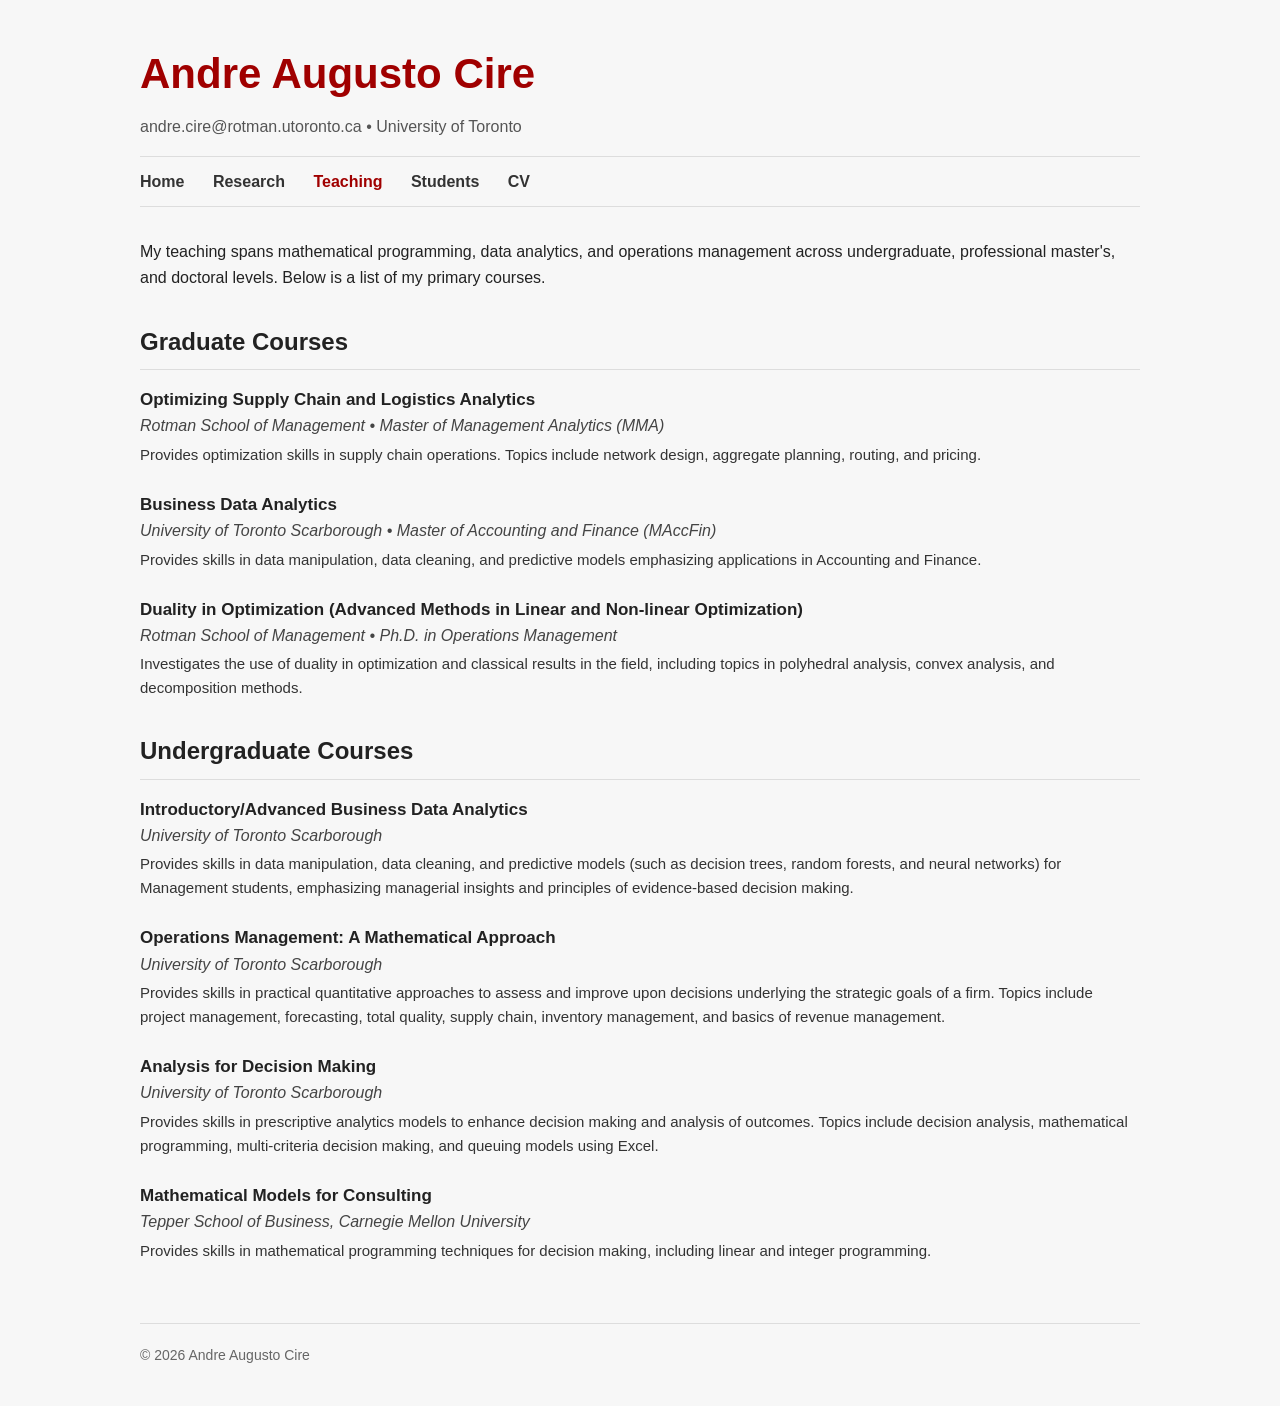
<file: teaching.html>
<!doctype html>
<html lang="en">
<head>
  <meta charset="utf-8" />
  <meta name="viewport" content="width=device-width, initial-scale=1" />
  <title>Andre A. Cire - Teaching</title>
  <link rel="stylesheet" href="assets/style.css" />
  <style>
    /* Styling for the course list, keeping it consistent with the publications */
    .course-category {
      font-size: 24px;
      margin-top: 32px;
      margin-bottom: 16px;
      border-bottom: 1px solid #ddd;
      padding-bottom: 8px;
    }
    .course-item {
      margin-bottom: 24px;
      line-height: 1.6;
    }
    .course-title {
      font-weight: 600;
      font-size: 17px;
    }
    .course-venue {
      font-style: italic;
      color: #444;
      margin-bottom: 4px;
    }
    .course-summary {
      color: #333;
      font-size: 15px;
    }
  </style>
</head>

<body>

  <div class="container">

    <header class="header">
      <h1 class="site-title">Andre Augusto Cire</h1>
      <p style="font-size: 16px; color: #555; margin-top: -5px;">
        andre.cire@rotman.utoronto.ca • University of Toronto
      </p>
    </header>

    <nav class="nav">
      <a href="index.html">Home</a>
      <a href="research.html">Research</a>
      <a class="active" href="teaching.html">Teaching</a>
      <a href="students.html">Students</a>
      <a href="CV_CireAndre.pdf" target="_blank" rel="noopener noreferrer">CV</a>
    </nav>

    <div>

      <main class="content">
        
        <p>
          My teaching spans mathematical programming, data analytics, and operations management across undergraduate, professional master's, and doctoral levels. Below is a list of my primary courses.
        </p>

        <div class="course-section">
          <h3 class="course-category">Graduate Courses</h3>
          
          <div class="course-item">
            <div class="course-title">Optimizing Supply Chain and Logistics Analytics</div>
            <div class="course-venue">Rotman School of Management • Master of Management Analytics (MMA)</div>
            <div class="course-summary">
              Provides optimization skills in supply chain operations. Topics include network design, aggregate planning, routing, and pricing. 
            </div>
          </div>

          <div class="course-item">
            <div class="course-title">Business Data Analytics</div>
            <div class="course-venue">University of Toronto Scarborough • Master of Accounting and Finance (MAccFin)</div>
            <div class="course-summary">
              Provides skills in data manipulation, data cleaning, and predictive models emphasizing applications in Accounting and Finance. 
            </div>
          </div>

          <div class="course-item">
            <div class="course-title">Duality in Optimization (Advanced Methods in Linear and Non-linear Optimization)</div>
            <div class="course-venue">Rotman School of Management • Ph.D. in Operations Management</div>
            <div class="course-summary">
              Investigates the use of duality in optimization and classical results in the field, including topics in polyhedral analysis, convex analysis, and decomposition methods. 
            </div>
          </div>
        </div>

        <div class="course-section">
          <h3 class="course-category">Undergraduate Courses</h3>
          
          <div class="course-item">
            <div class="course-title">Introductory/Advanced Business Data Analytics</div>
            <div class="course-venue">University of Toronto Scarborough</div>
            <div class="course-summary">
              Provides skills in data manipulation, data cleaning, and predictive models (such as decision trees, random forests, and neural networks) for Management students, emphasizing managerial insights and principles of evidence-based decision making. 
            </div>
          </div>

          <div class="course-item">
            <div class="course-title">Operations Management: A Mathematical Approach</div>
            <div class="course-venue">University of Toronto Scarborough</div>
            <div class="course-summary">
              Provides skills in practical quantitative approaches to assess and improve upon decisions underlying the strategic goals of a firm. Topics include project management, forecasting, total quality, supply chain, inventory management, and basics of revenue management. 
            </div>
          </div>

          <div class="course-item">
            <div class="course-title">Analysis for Decision Making</div>
            <div class="course-venue">University of Toronto Scarborough</div>
            <div class="course-summary">
              Provides skills in prescriptive analytics models to enhance decision making and analysis of outcomes. Topics include decision analysis, mathematical programming, multi-criteria decision making, and queuing models using Excel. 
            </div>
          </div>

          <div class="course-item">
            <div class="course-title">Mathematical Models for Consulting</div>
            <div class="course-venue">Tepper School of Business, Carnegie Mellon University</div>
            <div class="course-summary">
              Provides skills in mathematical programming techniques for decision making, including linear and integer programming. 
            </div>
          </div>

        </div>

      </main>

    </div>

    <footer class="footer">
      © <span id="year"></span> Andre Augusto Cire
    </footer>

  </div>

  <script>
    document.getElementById("year").textContent = new Date().getFullYear();
  </script>

</body>
</html>
</file>
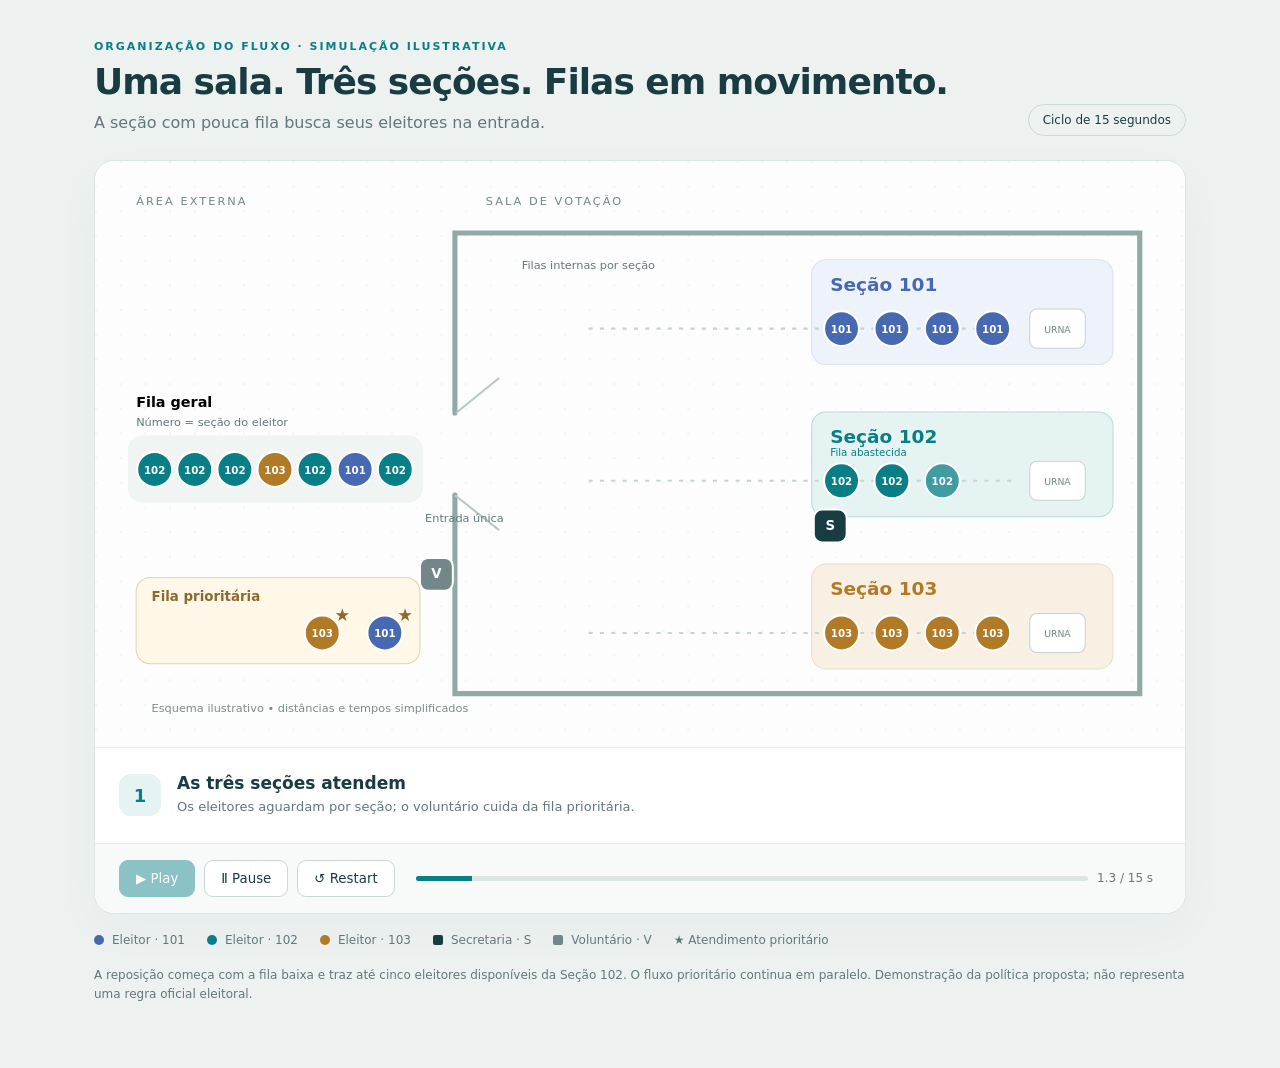
<file: others/fluxo-eleitoral.html>
<!doctype html>
<html lang="pt-BR">
<head>
<meta charset="utf-8"><meta name="viewport" content="width=device-width,initial-scale=1">
<title>Fluxo eleitoral · Reposição de filas</title>
<style>
:root{color-scheme:light;--ink:#193c43;--muted:#63777b;--teal:#087e86;--blue:#4769b2;--orange:#b17a26}*{box-sizing:border-box}body{margin:0;background:#edf2f1;color:var(--ink);font-family:system-ui,-apple-system,BlinkMacSystemFont,"Segoe UI",sans-serif}main{max-width:1140px;margin:40px auto;padding:0 24px}header{display:flex;justify-content:space-between;gap:20px;align-items:end;margin-bottom:24px}.eyebrow{font-size:11px;letter-spacing:2px;text-transform:uppercase;color:var(--teal);font-weight:750}h1{font-size:clamp(24px,4vw,36px);letter-spacing:-1px;margin:8px 0}p{color:var(--muted);line-height:1.6;margin:0}.badge{border:1px solid #ccd9d7;border-radius:30px;padding:8px 14px;font-size:12px;white-space:nowrap}.card{background:#fff;border:1px solid #dbe4e2;border-radius:20px;box-shadow:0 16px 50px #193c4308;overflow:hidden}.scene{overflow-x:auto}svg{display:block;width:100%;min-width:700px;height:auto}svg text{font-family:inherit}.caption{border-top:1px solid #e5ecea;padding:20px 24px;display:flex;align-items:center;gap:16px;min-height:96px}.step{background:#e5f4f2;color:var(--teal);border-radius:12px;width:42px;height:42px;display:grid;place-items:center;font-size:18px;font-weight:700;flex-shrink:0}h2{font-size:17px;margin:0 0 4px}.caption p{font-size:13px}.controls{display:flex;align-items:center;gap:9px;padding:16px 24px;background:#f8faf9;border-top:1px solid #e5ecea;flex-wrap:wrap}button{cursor:pointer;border:1px solid #cad8d5;background:white;color:var(--ink);border-radius:9px;padding:10px 16px;font:600 13px inherit;font-family:inherit}button.primary{background:var(--teal);border-color:var(--teal);color:white}button:focus-visible{outline:3px solid #7bbac3;outline-offset:3px}button:disabled{opacity:.45;cursor:default}.track{height:5px;flex:1;min-width:80px;background:#dce6e3;border-radius:10px;overflow:hidden;margin-left:12px}.fill{height:100%;width:0;background:var(--teal)}.time{font-size:12px;font-variant-numeric:tabular-nums;color:var(--muted);min-width:64px}.legend{display:flex;gap:22px;flex-wrap:wrap;margin:19px 0;font-size:12px;color:var(--muted)}.legend span{display:flex;gap:8px;align-items:center}.dot{width:10px;height:10px;border-radius:50%;background:var(--blue)}footer{font-size:12px;color:var(--muted);line-height:1.6;padding-bottom:24px}@media(max-width:600px){main{margin:24px auto;padding:0 12px}header{display:block}.badge{display:inline-block;margin-top:12px}.caption{padding:16px}.controls{padding:14px}.legend{gap:14px}}
</style>
</head>
<body><main>
<header><div><div class="eyebrow">Organização do fluxo · Simulação ilustrativa</div><h1>Uma sala. Três seções. Filas em movimento.</h1><p>A seção com pouca fila busca seus eleitores na entrada.</p></div><div class="badge">Ciclo de 15 segundos</div></header>
<div class="card">
<div class="scene"><svg viewBox="0 0 1060 570" role="img" aria-labelledby="sceneTitle sceneDesc">
<title id="sceneTitle">Reposição da fila da Seção 102</title><desc id="sceneDesc">Uma sala com entrada única e três seções. A secretaria da Seção 102 busca cinco eleitores na fila externa. Um voluntário encaminha eleitores prioritários diretamente às seções.</desc>
<defs><pattern id="grid" width="24" height="24" patternUnits="userSpaceOnUse"><circle cx="1" cy="1" r=".7" fill="#dce6e3"/></pattern></defs>
<rect width="1060" height="570" fill="#fcfdfc"/><rect width="1060" height="570" fill="url(#grid)"/>
<text x="40" y="43" font-size="11" fill="#73868a" letter-spacing="2">ÁREA EXTERNA</text><text x="380" y="43" font-size="11" fill="#73868a" letter-spacing="2">SALA DE VOTAÇÃO</text>
<path d="M350 245V70H1016V518H350V325" fill="none" stroke="#91aaa6" stroke-width="5" stroke-linecap="round"/>
<path d="M351 245L393 211" stroke="#b6c8c4" stroke-width="2"/><path d="M350 325L393 359" stroke="#b6c8c4" stroke-width="2"/>
<text x="321" y="351" font-size="11" fill="#63777b">Entrada única</text>
<rect x="697" y="96" width="293" height="102" rx="14" fill="#eef2fa" stroke="#dbe2f2"/>
<rect id="section102" x="697" y="244" width="293" height="102" rx="14" fill="#e5f4f2" stroke="#b7dcd7"/>
<rect x="697" y="392" width="293" height="102" rx="14" fill="#f8f0e3" stroke="#ebdec8"/>
<g font-size="18" font-weight="650"><text x="715" y="126" fill="#4769b2">Seção 101</text><text x="715" y="274" fill="#087e86">Seção 102</text><text x="715" y="422" fill="#b17a26">Seção 103</text></g>
<g fill="#fff" stroke="#c7d4d1"><rect x="909" y="144" width="54" height="38" rx="7"/><rect x="909" y="292" width="54" height="38" rx="7"/><rect x="909" y="440" width="54" height="38" rx="7"/></g>
<g font-size="9" fill="#748782" text-anchor="middle"><text x="936" y="167">URNA</text><text x="936" y="315">URNA</text><text x="936" y="463">URNA</text></g>
<g stroke="#c6d5d1" stroke-width="2" stroke-dasharray="4 7"><path d="M480 163H893"/><path d="M480 311H893"/><path d="M480 459H893"/></g>
<text x="40" y="239" font-size="14" font-weight="600">Fila geral</text><text x="40" y="258" font-size="11" fill="#63777b">Número = seção do eleitor</text>
<rect x="32" y="267" width="287" height="65" rx="14" fill="#f0f4f3"/>
<rect x="40" y="405" width="276" height="84" rx="14" fill="#fff7e8" stroke="#e5d3ab"/>
<text x="55" y="428" font-size="13" font-weight="600" fill="#8d6a2c">Fila prioritária</text>
<text x="415" y="105" font-size="11" fill="#63777b">Filas internas por seção</text>
<g id="people"></g><g id="staff"></g>
<text id="queueNote" x="715" y="287" font-size="10" fill="#087e86">Fila abastecida</text>
<text x="55" y="536" font-size="11" fill="#7a8c8a">Esquema ilustrativo • distâncias e tempos simplificados</text>
</svg></div>
<div class="caption"><div class="step" id="step">1</div><div><h2 id="label"></h2><p id="detail"></p></div></div>
<div class="controls"><button class="primary" id="play">▶ Play</button><button id="pause">Ⅱ Pause</button><button id="restart">↺ Restart</button><div class="track"><div class="fill" id="progress"></div></div><span class="time" id="time">0.0 / 15 s</span></div>
</div>
<div class="legend"><span><i class="dot"></i>Eleitor · 101</span><span><i class="dot" style="background:#087e86"></i>Eleitor · 102</span><span><i class="dot" style="background:#b17a26"></i>Eleitor · 103</span><span><i class="dot" style="background:#193c43;border-radius:2px"></i>Secretaria · S</span><span><i class="dot" style="background:#73868a;border-radius:2px"></i>Voluntário · V</span><span>★ Atendimento prioritário</span></div>
<footer>A reposição começa com a fila baixa e traz até cinco eleitores disponíveis da Seção 102. O fluxo prioritário continua em paralelo. Demonstração da política proposta; não representa uma regra oficial eleitoral.</footer>
</main>
<script>
(()=>{'use strict';
const NS='http://www.w3.org/2000/svg',colors={101:'#4769b2',102:'#087e86',103:'#b17a26'};
function make(section,priority=false,staff=false){const g=document.createElementNS(NS,'g');const ring=document.createElementNS(NS,'circle');ring.setAttribute('r','22');ring.setAttribute('fill','none');ring.setAttribute('stroke','#087e86');ring.setAttribute('stroke-width','2');ring.setAttribute('opacity','0');g.append(ring);const shape=document.createElementNS(NS,staff?'rect':'circle');if(staff){shape.setAttribute('x',-16);shape.setAttribute('y',-16);shape.setAttribute('width',32);shape.setAttribute('height',32);shape.setAttribute('rx',8)}else shape.setAttribute('r',17);shape.setAttribute('fill',staff?(section==='S'?'#193c43':'#73868a'):colors[section]);shape.setAttribute('stroke','white');shape.setAttribute('stroke-width','2');g.append(shape);const txt=document.createElementNS(NS,'text');txt.setAttribute('text-anchor','middle');txt.setAttribute('y','4');txt.setAttribute('fill','white');txt.setAttribute('font-size',staff?'13':'10');txt.setAttribute('font-weight','700');txt.textContent=section;g.append(txt);if(priority){const star=document.createElementNS(NS,'text');star.setAttribute('x','12');star.setAttribute('y','-12');star.setAttribute('fill','#8d6a2c');star.setAttribute('font-size','17');star.textContent='★';g.append(star)}document.getElementById(staff?'staff':'people').append(g);return {g,ring};}
const outside=[102,101,102,103,102,102,102].map((s,i)=>({...make(s),s,x:292-i*39,y:300}));
const inside=[];[101,102,103].forEach((s,j)=>{for(let i=0;i<4;i++)inside.push({...make(s),s,i,x:873-i*49,y:163+j*148});});
const secretary=make('S',false,true),volunteer=make('V',false,true),priority=[{...make(101,true),s:101,x:275,y:459,start:1,end:5},{...make(103,true),s:103,x:221,y:459,start:6,end:10}];
const steps=[{t:0,h:'As três seções atendem',d:'Os eleitores aguardam por seção; o voluntário cuida da fila prioritária.'},{t:2.5,h:'A fila da Seção 102 fica baixa',d:'Com apenas um eleitor na fila, começa a reposição antes de a seção ficar vazia.'},{t:4,h:'A secretaria vai até a entrada',d:'A secretaria da Seção 102 se desloca para identificar seus eleitores na fila geral.'},{t:6,h:'Até cinco eleitores são identificados',d:'O número da seção orienta a seleção. Neste exemplo, há cinco eleitores da Seção 102.'},{t:8,h:'O grupo segue para a Seção 102',d:'A secretaria acompanha os cinco eleitores; as outras seções continuam com suas filas.'},{t:12.5,h:'Fila reposta, prioridade em paralelo',d:'Os cinco eleitores chegam à Seção 102. Os prioritários vão diretamente às seções correspondentes.'}];
const clamp=x=>Math.max(0,Math.min(1,x)),ease=x=>x*x*(3-2*x);
function path(points,p){p=clamp(p);const lengths=points.slice(1).map((q,i)=>Math.hypot(q[0]-points[i][0],q[1]-points[i][1]));let distance=p*lengths.reduce((a,b)=>a+b,0);for(let i=0;i<lengths.length;i++){if(distance<=lengths[i]||i===lengths.length-1){const f=lengths[i]?distance/lengths[i]:0;return [points[i][0]+(points[i+1][0]-points[i][0])*f,points[i][1]+(points[i+1][1]-points[i][1])*f]}distance-=lengths[i]}}
function pos(o,p,opacity=1){o.g.setAttribute('transform',`translate(${p[0]} ${p[1]})`);o.g.setAttribute('opacity',opacity)}
function draw(t){inside.forEach(o=>{let opacity=1;if(o.s===102&&o.i<3)opacity=1-clamp((t-(.5+o.i*.65))/.45);pos(o,[o.x,o.y],opacity)});
let sp=[715,355];if(t>=4&&t<6)sp=path([[715,355],[445,355],[332,285]],ease((t-4)/2));else if(t>=6&&t<8)sp=[332,285];else if(t>=8&&t<12.5)sp=path([[332,285],[428,285],[470,355],[715,355]],ease((t-8)/4.5));pos(secretary,sp);pos(volunteer,[332,402]);
let selected=0;outside.forEach(o=>{let p=[o.x,o.y];if(o.s===102){const i=selected++;o.ring.setAttribute('opacity',t>=6&&t<8?1:0);if(t>=8){const start=8+i*.16,end=11.6+i*.16;p=path([[o.x,o.y],[335,285],[430,285],[470,311],[824-i*49,311]],ease((t-start)/(end-start)))}}pos(o,p)});
priority.forEach((o,i)=>{let p=[o.x,o.y];if(t>=o.start){p=path([[o.x,o.y],[310,459],[325,360],[337,285],[445,285],[475,o.s===101?163:459],[570,o.s===101?163:459]],ease((t-o.start)/(o.end-o.start)))}pos(o,p);});
const s=steps.filter(s=>t>=s.t).at(-1);document.getElementById('step').textContent=steps.indexOf(s)+1;document.getElementById('label').textContent=s.h;document.getElementById('detail').textContent=s.d;document.getElementById('queueNote').textContent=t<2.5?'Fila abastecida':t<12.5?'Fila baixa · reposição em curso':'Cinco eleitores recebidos';document.getElementById('progress').style.width=t/15*100+'%';document.getElementById('time').textContent=t.toFixed(1)+' / 15 s';}
let elapsed=0,running=!matchMedia('(prefers-reduced-motion: reduce)').matches,last=null;const play=document.getElementById('play'),pause=document.getElementById('pause');function buttons(){play.disabled=running;pause.disabled=!running}play.onclick=()=>{running=true;last=null;buttons()};pause.onclick=()=>{running=false;buttons()};document.getElementById('restart').onclick=()=>{elapsed=0;last=null;draw(0);buttons()};function frame(now){if(running&&last!==null){elapsed+=(now-last)/1000;if(elapsed>=15)elapsed%=15}last=now;draw(elapsed);requestAnimationFrame(frame)}document.addEventListener('visibilitychange',()=>{last=null});buttons();draw(0);requestAnimationFrame(frame);
})();
</script></body></html>
</file>
<file: assets/style.css>
/* ---------- Base ---------- */

body {
  margin: 0;
  font-family: -apple-system, BlinkMacSystemFont, "Segoe UI", Roboto, Arial, sans-serif;
  color: #222;
  background-color: #f7f7f7;
  line-height: 1.6;
}

.container {
  max-width: 1000px;
  margin: 40px auto;
  padding: 0 24px;
}

/* ---------- Header ---------- */

.site-title {
  font-size: 42px;
  margin: 0 0 12px 0;
  font-weight: 700;
  color: #a00000;  /* subtle academic red */
  /*color: "black";*/
  /*color: #042883;*/
}

.nav {
  border-top: 1px solid #ddd;
  border-bottom: 1px solid #ddd;
  padding: 12px 0;
  margin-bottom: 32px;
}

.nav a {
  text-decoration: none;
  color: #333;
  margin-right: 24px;
  font-weight: 600;
}

.nav a.active {
  color: #a00000;
}

.nav a:hover {
  text-decoration: underline;
}

/* ---------- Layout ---------- */

.layout {
  display: grid;
  grid-template-columns: 1fr 320px;
  gap: 48px;
  align-items: start;
}

/* Remove default top margin on first heading */
.content > :first-child {
  margin-top: 0;
}

h2 {
  font-size: 28px;
  margin-top: 24px;
  margin-bottom: 12px;
}

p {
  margin-bottom: 16px;
}

ul {
  padding-left: 20px;
}

li {
  margin-bottom: 12px;
}

/* ---------- Sidebar ---------- */

.sidebar {
  align-self: start;
}

.profile {
  display: block;
  width: 100%;
  max-width: 320px;
  height: auto;
  border-radius: 14px;
}

.contact {
  margin-top: 20px;
  padding-top: 14px;
  border-top: 1px solid #ddd;
  font-size: 16px;
  color: #333;
  line-height: 1.7;
}

/* ---------- Footer ---------- */

.footer {
  margin-top: 60px;
  padding-top: 20px;
  border-top: 1px solid #ddd;
  font-size: 14px;
  color: #666;
}

/* ---------- Responsive ---------- */

@media (max-width: 900px) {
  .layout {
    grid-template-columns: 1fr;
  }

  .profile {
    max-width: 260px;
  }
}

.research-list {
  list-style: none;
  padding-left: 0;
  margin-top: 12px;
}

.research-list li {
  margin-bottom: 22px;
  line-height: 1.6;
}

.research-list strong {
  display: block;
  font-size: 18px;
  margin-bottom: 6px;
}
</file>
